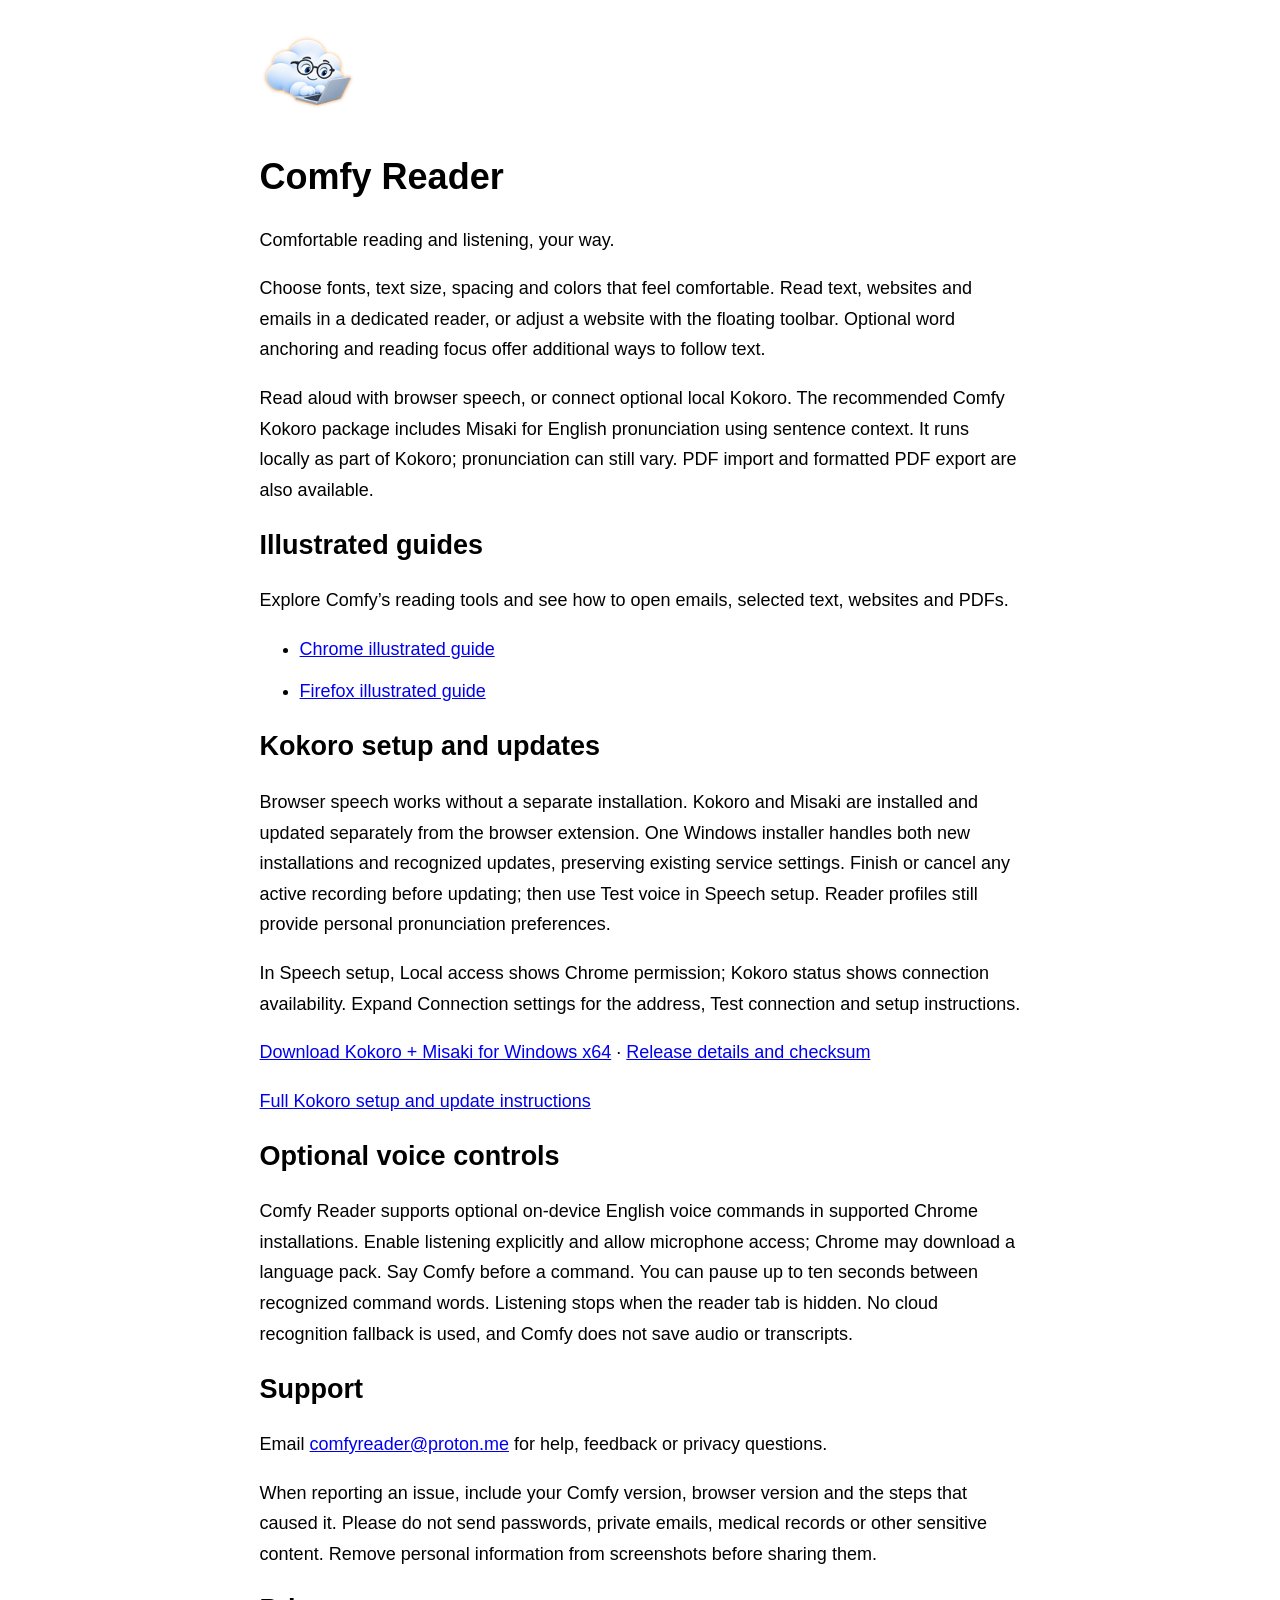
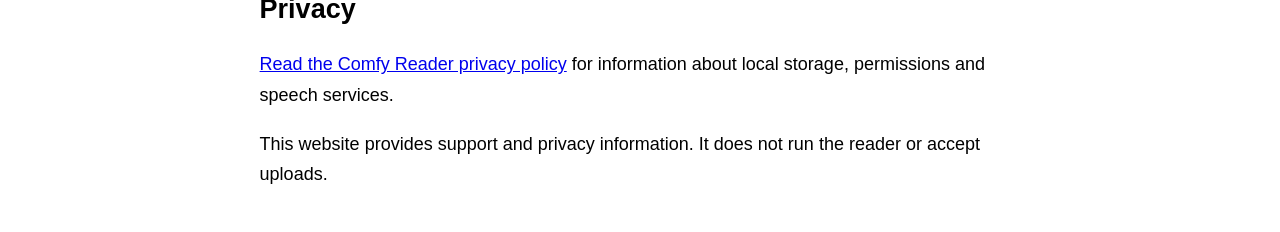
<file: index.html>
<!doctype html>
<html lang="en">
<head>
  <meta charset="utf-8">
  <meta name="viewport" content="width=device-width, initial-scale=1">
  <meta name="description" content="Comfy Reader support and privacy information. Comfortable reading and listening, your way.">
  <title>Comfy Reader — Support and privacy</title>
  <link rel="icon" href="icon128.png">
  <link rel="stylesheet" href="privacy.css">
</head>
<body><main>
  <img src="icon128.png" width="96" height="96" alt="Comfy Reader cloud wearing glasses and reading a laptop">
  <h1>Comfy Reader</h1>
  <p>Comfortable reading and listening, your way.</p>
  <p>Choose fonts, text size, spacing and colors that feel comfortable. Read text, websites and emails in a dedicated reader, or adjust a website with the floating toolbar. Optional word anchoring and reading focus offer additional ways to follow text.</p>
  <p>Read aloud with browser speech, or connect optional local Kokoro. The recommended Comfy Kokoro package includes Misaki for English pronunciation using sentence context. It runs locally as part of Kokoro; pronunciation can still vary. PDF import and formatted PDF export are also available.</p>
  <h2>Illustrated guides</h2>
  <p>Explore Comfy’s reading tools and see how to open emails, selected text, websites and PDFs.</p>
  <ul><li><a href="guides/chrome/">Chrome illustrated guide</a></li><li><a href="guides/firefox/">Firefox illustrated guide</a></li></ul>
  <h2>Kokoro setup and updates</h2>
  <p>Browser speech works without a separate installation. Kokoro and Misaki are installed and updated separately from the browser extension. One Windows installer handles both new installations and recognized updates, preserving existing service settings. Finish or cancel any active recording before updating; then use Test voice in Speech setup. Reader profiles still provide personal pronunciation preferences.</p>
  <p>In Speech setup, Local access shows Chrome permission; Kokoro status shows connection availability. Expand Connection settings for the address, Test connection and setup instructions.</p>
  <p><a href="https://github.com/comfyreader/comfyreader.github.io/releases/download/kokoro-2026.11.04/Comfy-Kokoro-Setup.zip">Download Kokoro + Misaki for Windows x64</a> · <a href="https://github.com/comfyreader/comfyreader.github.io/releases/tag/kokoro-2026.11.04">Release details and checksum</a></p>
  <p><a href="kokoro-setup.txt">Full Kokoro setup and update instructions</a></p>
  <h2>Optional voice controls</h2>
  <p>Comfy Reader supports optional on-device English voice commands in supported Chrome installations. Enable listening explicitly and allow microphone access; Chrome may download a language pack. Say Comfy before a command. You can pause up to ten seconds between recognized command words. Listening stops when the reader tab is hidden. No cloud recognition fallback is used, and Comfy does not save audio or transcripts.</p>
  <h2>Support</h2>
  <p>Email <a href="mailto:comfyreader@proton.me">comfyreader@proton.me</a> for help, feedback or privacy questions.</p>
  <p>When reporting an issue, include your Comfy version, browser version and the steps that caused it. Please do not send passwords, private emails, medical records or other sensitive content. Remove personal information from screenshots before sharing them.</p>
  <h2>Privacy</h2>
  <p><a href="privacy.html">Read the Comfy Reader privacy policy</a> for information about local storage, permissions and speech services.</p>
  <p>This website provides support and privacy information. It does not run the reader or accept uploads.</p>
</main></body>
</html>
</file>
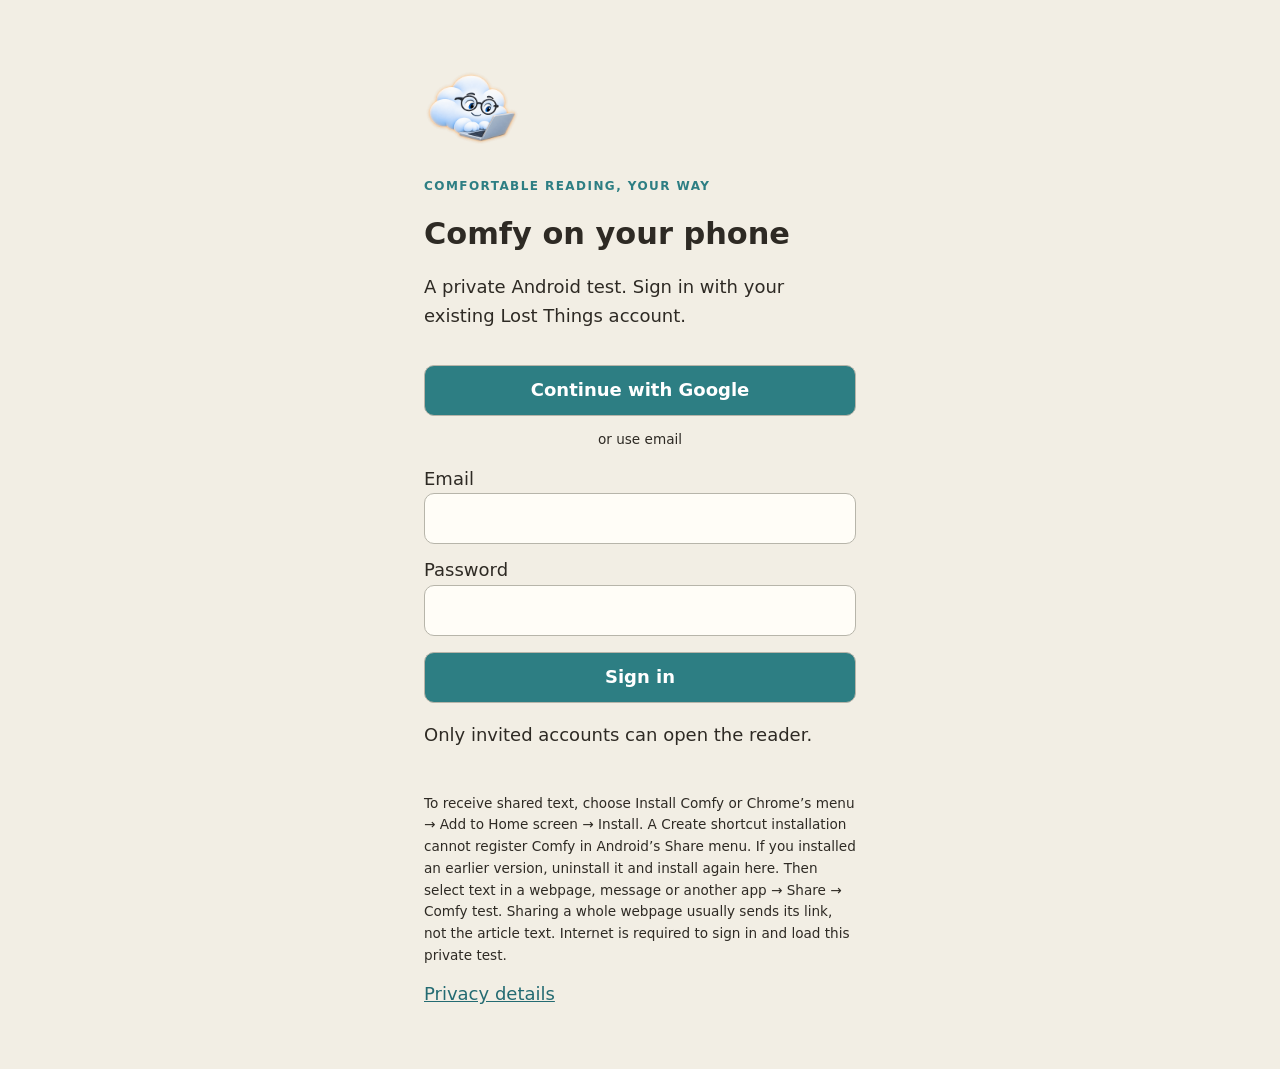
<file: mobile-test/index.html>
<!doctype html><html lang="en"><head><meta charset="utf-8"><meta name="viewport" content="width=device-width,initial-scale=1,viewport-fit=cover"><meta name="robots" content="noindex,nofollow"><meta name="theme-color" content="#2d7e83"><meta name="referrer" content="no-referrer"><meta http-equiv="Content-Security-Policy" content="default-src 'self'; script-src 'self' blob:; style-src 'self' blob: 'unsafe-inline'; img-src 'self' data: blob:; font-src data: blob:; connect-src 'self' https://chkdwfcmskkfxqmzgqwf.supabase.co; worker-src 'self' blob:; frame-src 'self' blob:; media-src blob: data:; object-src 'none'; base-uri 'self'; form-action 'self'"><title>Comfy · Private phone test</title><link rel="manifest" href="manifest.webmanifest"><link rel="icon" href="icon.svg"><link rel="stylesheet" href="shell.css"><script src="config.js" defer></script><script src="share-store.js?v=0.1.8" defer></script><script src="mobile.js?v=0.1.8" defer></script></head><body><main id="login"><img class="logo" src="icon.svg" alt="Comfy cloud reading a laptop"><p class="eyebrow">COMFORTABLE READING, YOUR WAY</p><h1>Comfy on your phone</h1><p>A private Android test. Sign in with your existing Lost Things account.</p><button id="google" type="button">Continue with Google</button><p class="or">or use email</p><form id="emailForm"><label for="email">Email</label><input id="email" type="email" autocomplete="username" required><label for="password">Password</label><input id="password" type="password" autocomplete="current-password" required><button type="submit">Sign in</button></form><p id="status" role="status" aria-live="polite">Only invited accounts can open the reader.</p><button id="install" class="quiet" type="button" hidden>Install Comfy</button><p class="small">To receive shared text, choose Install Comfy or Chrome’s menu → Add to Home screen → Install. A Create shortcut installation cannot register Comfy in Android’s Share menu. If you installed an earlier version, uninstall it and install again here. Then select text in a webpage, message or another app → Share → Comfy test. Sharing a whole webpage usually sends its link, not the article text. Internet is required to sign in and load this private test.</p><a href="https://comfyreader.github.io/privacy.html" target="_blank" rel="noopener">Privacy details</a></main><header id="sessionBar" hidden><span>Comfy · Android test 0.1.8</span><div><button id="installReader" class="quiet" type="button" hidden>Install</button><button id="signOut" class="quiet" type="button">Sign out</button></div></header><iframe id="reader" title="Comfy comfortable reading view" allow="autoplay" hidden></iframe></body></html>
</file>
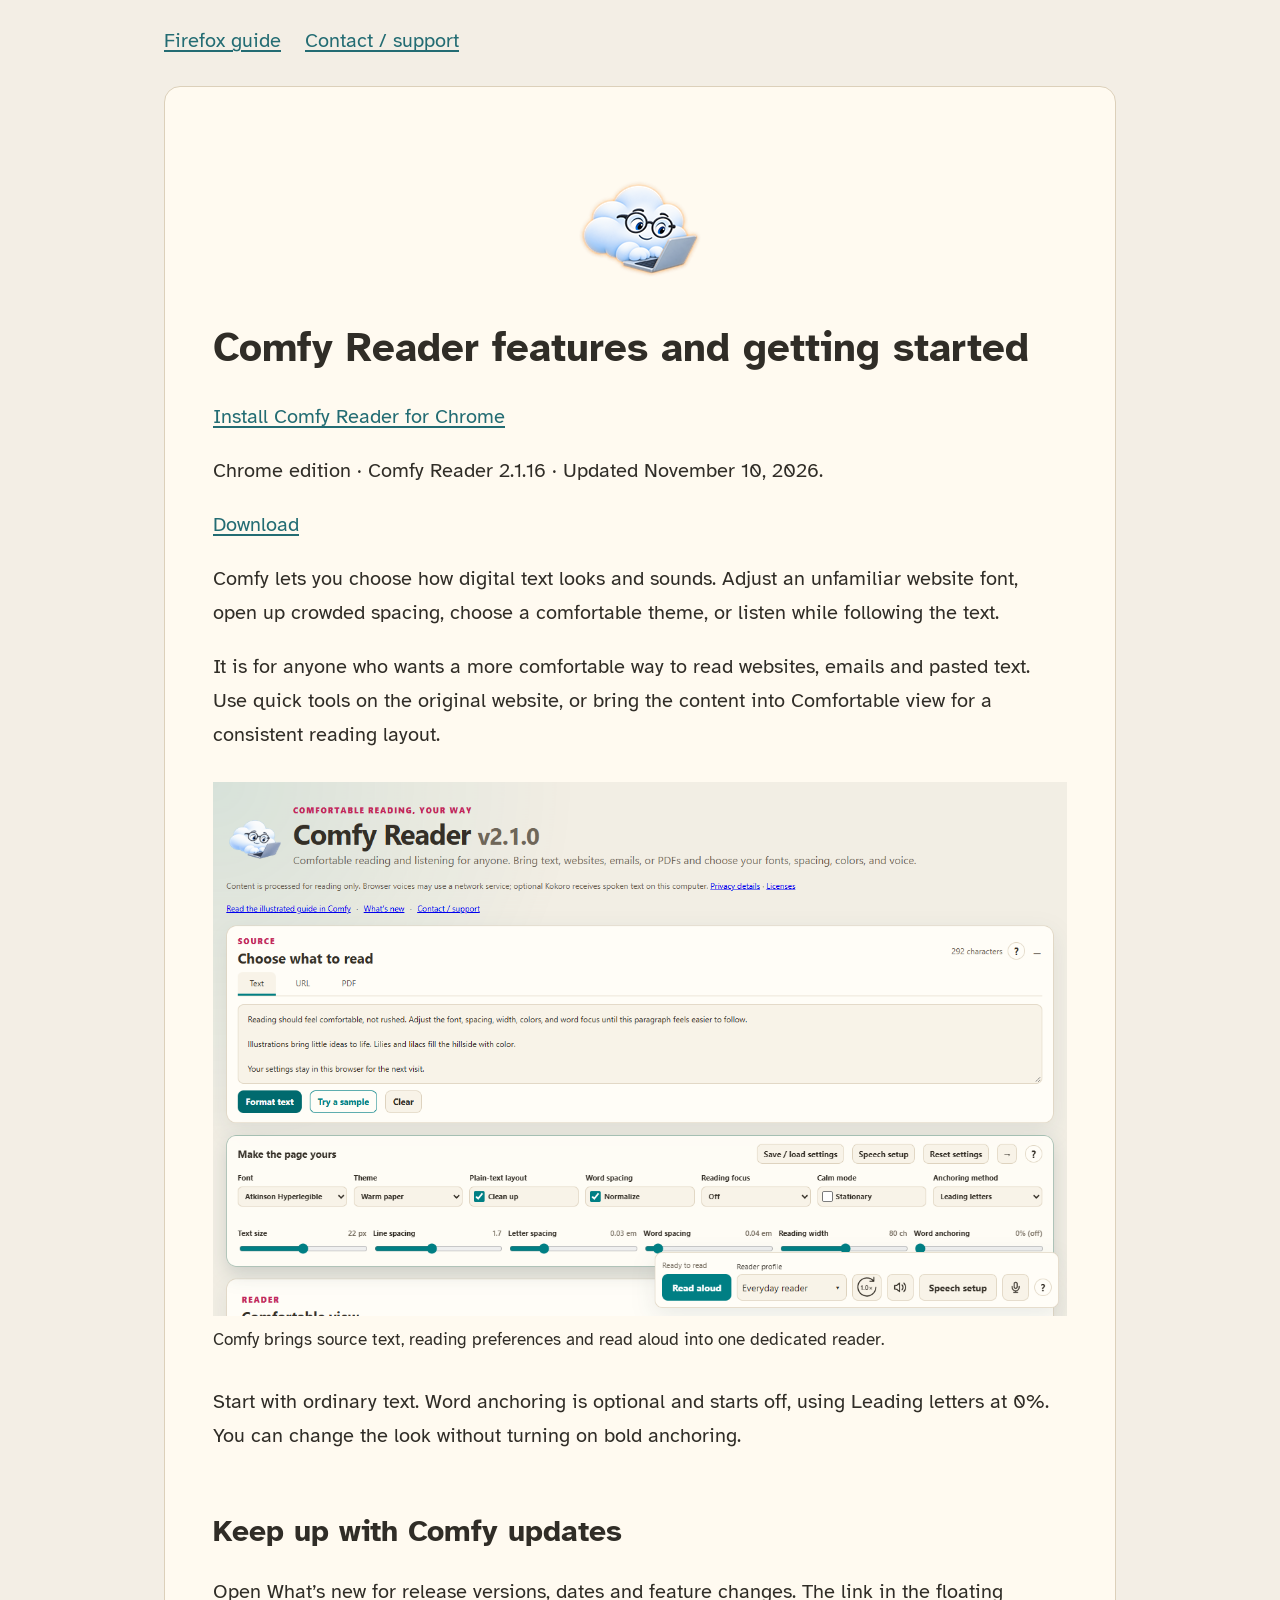
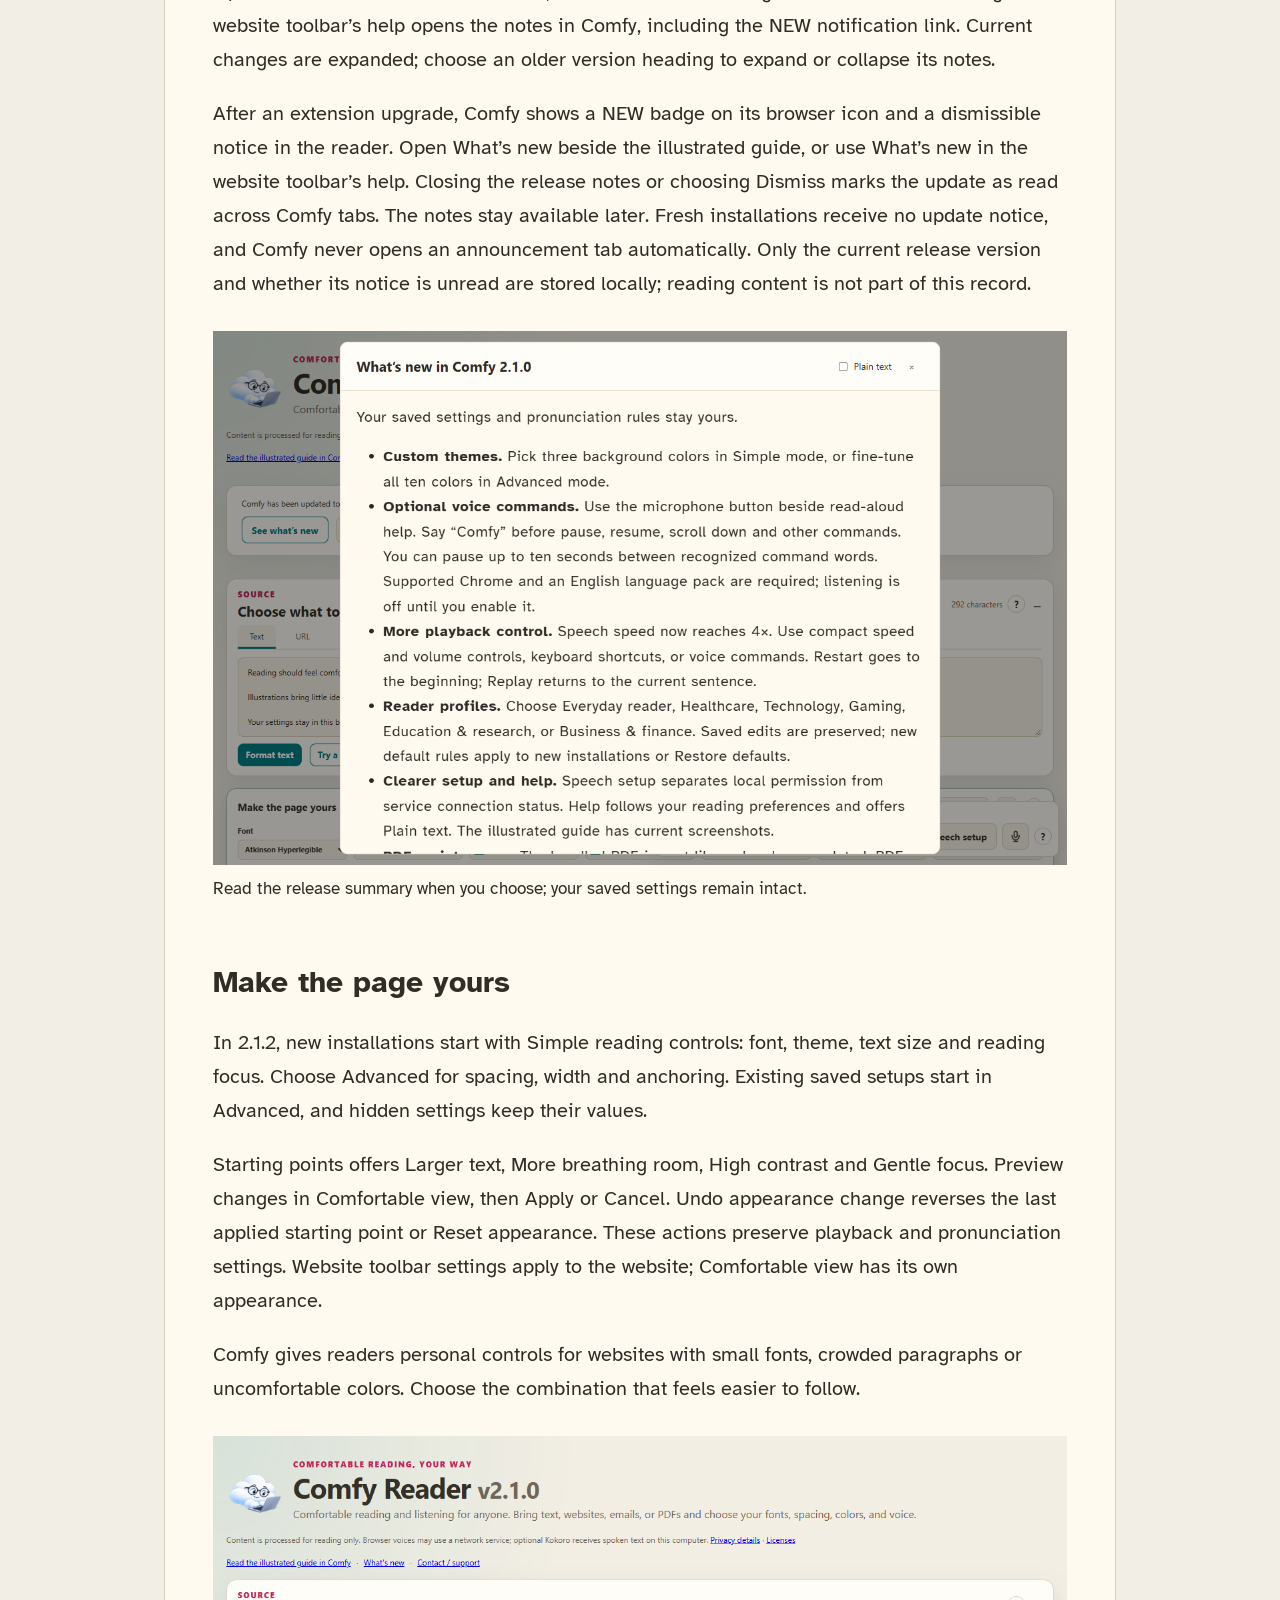
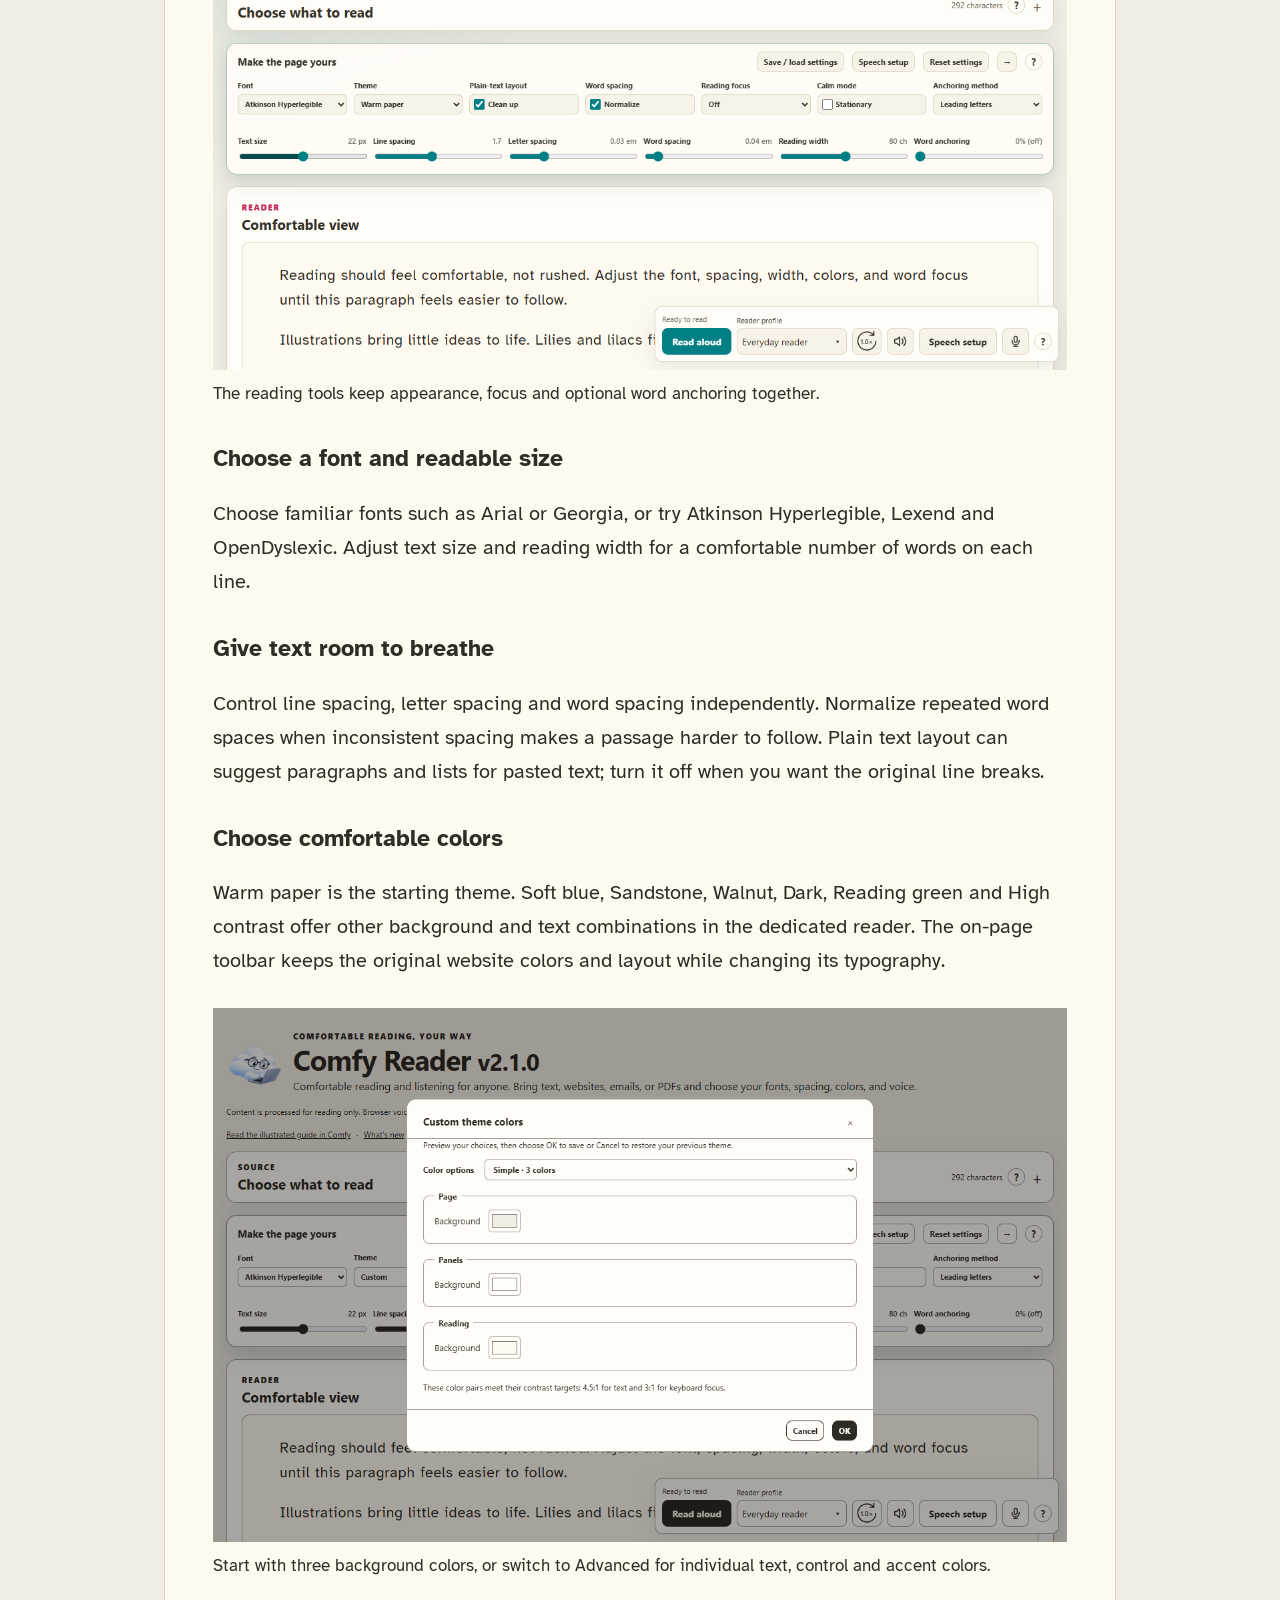
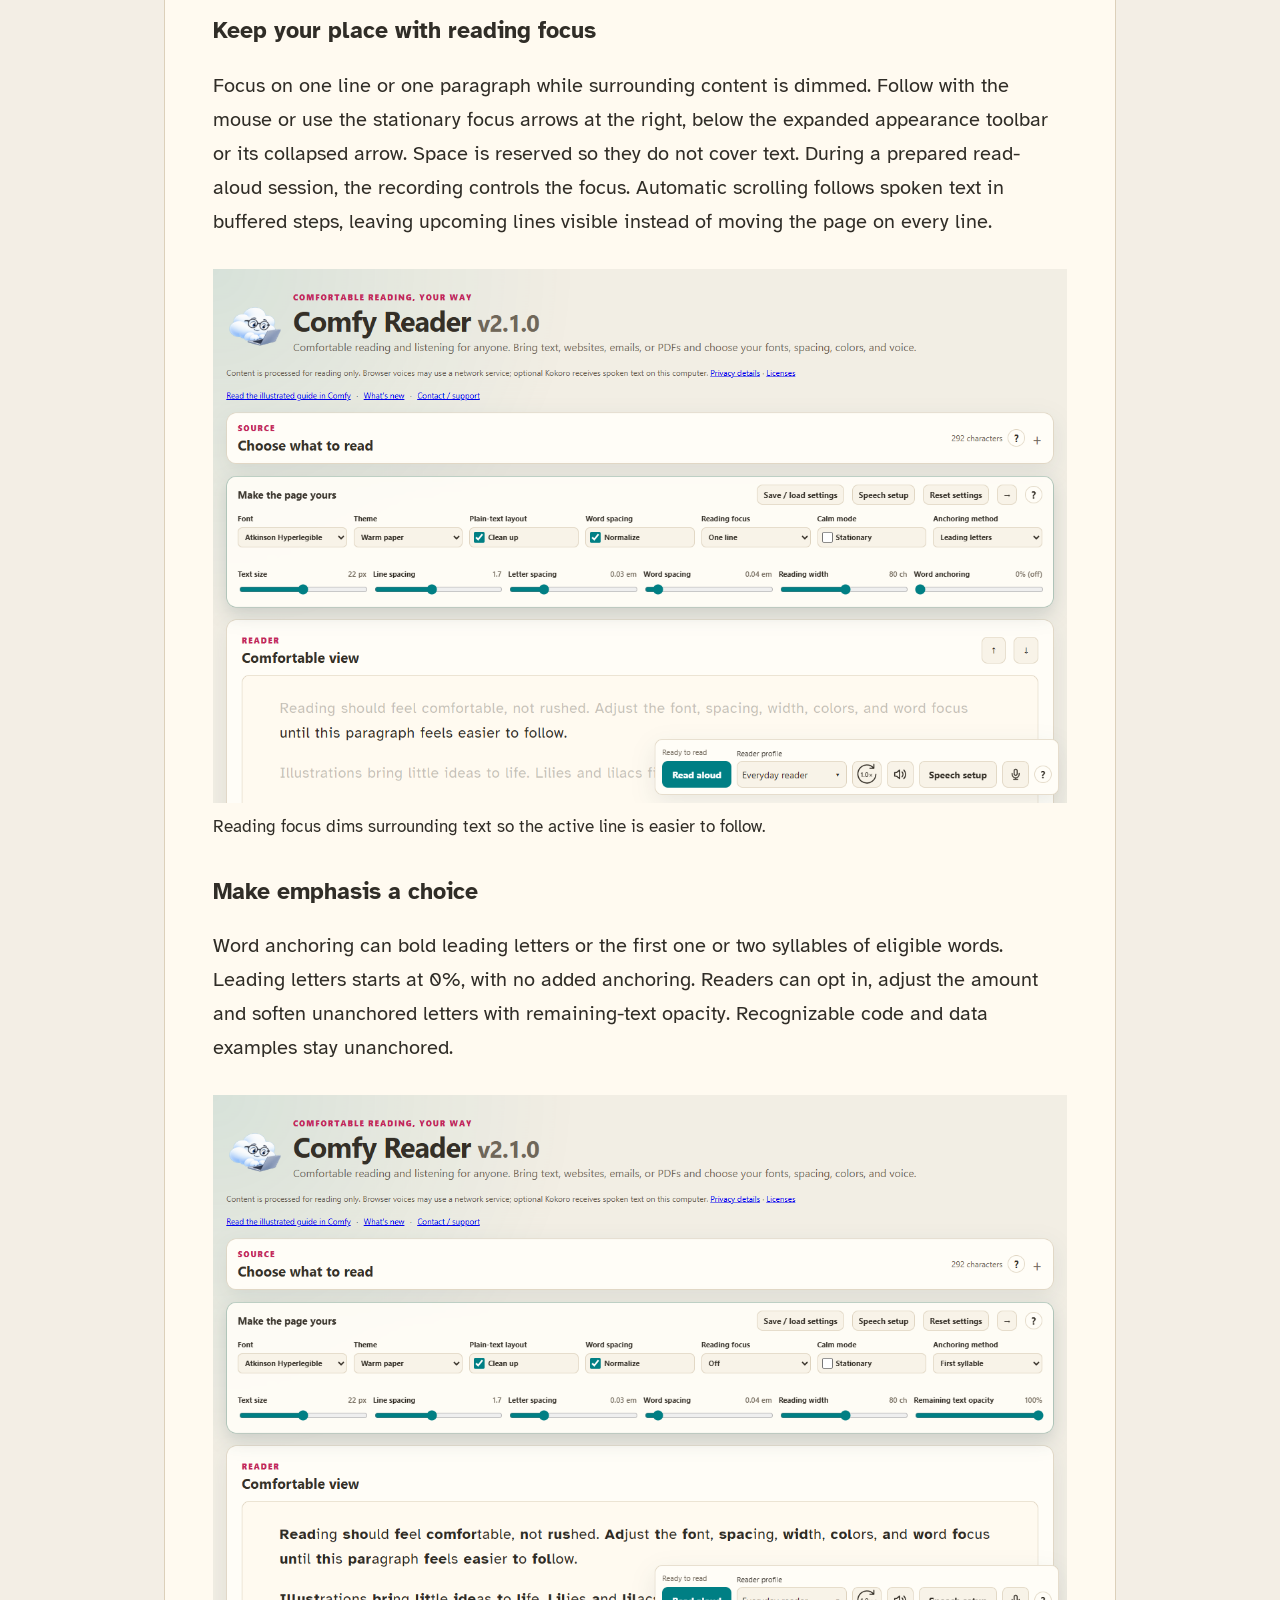
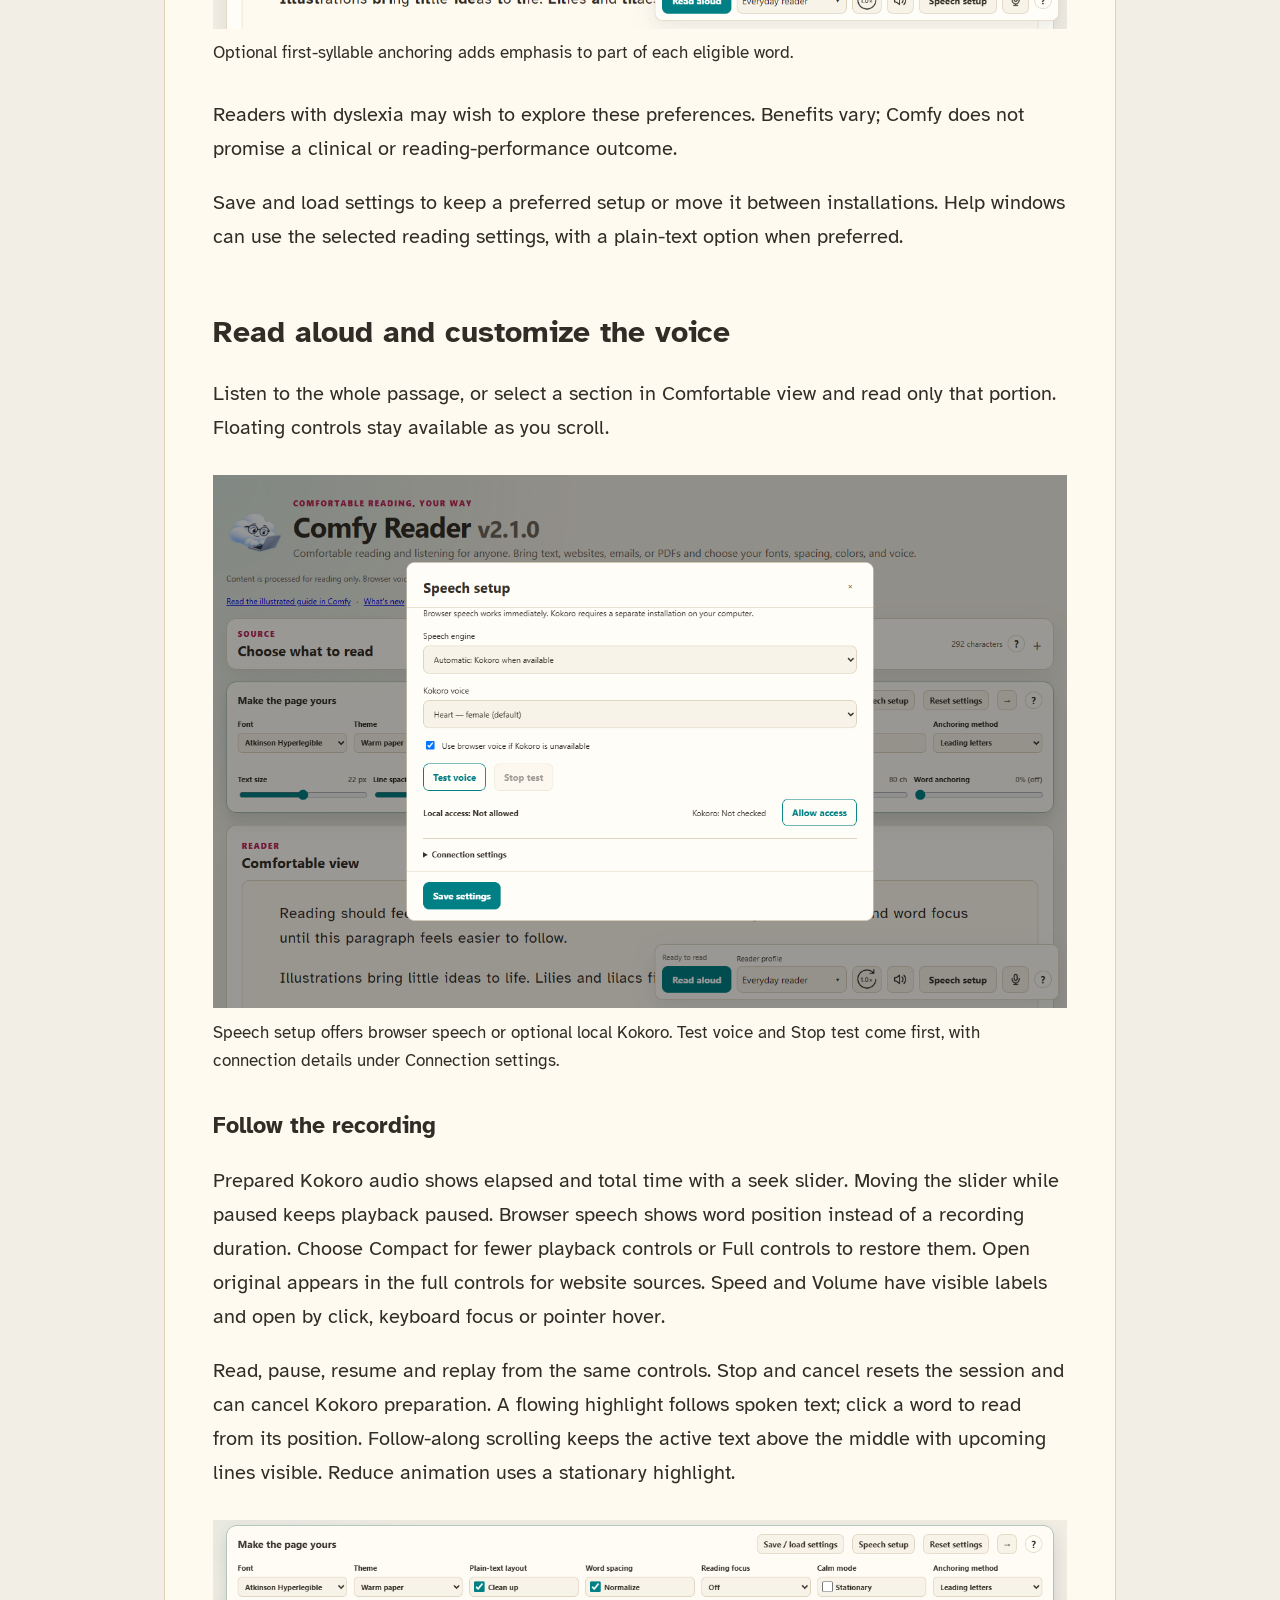
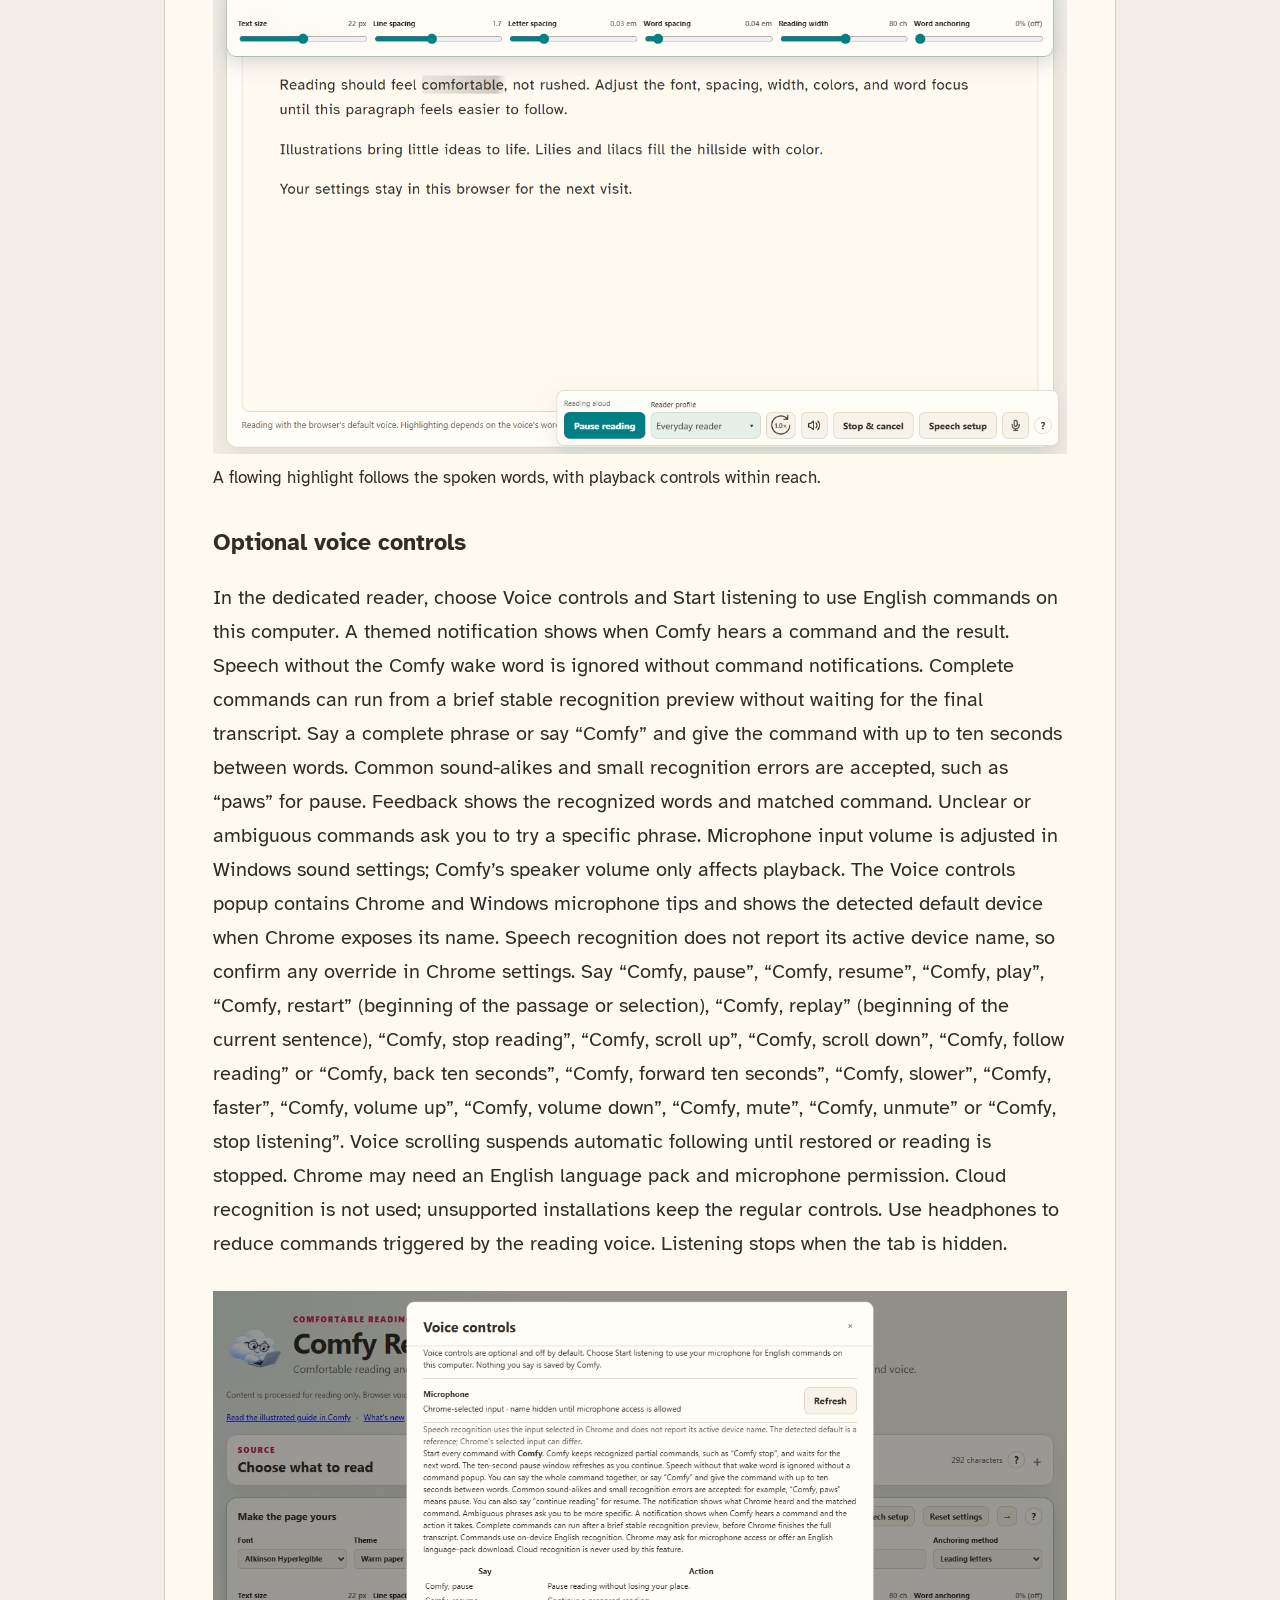
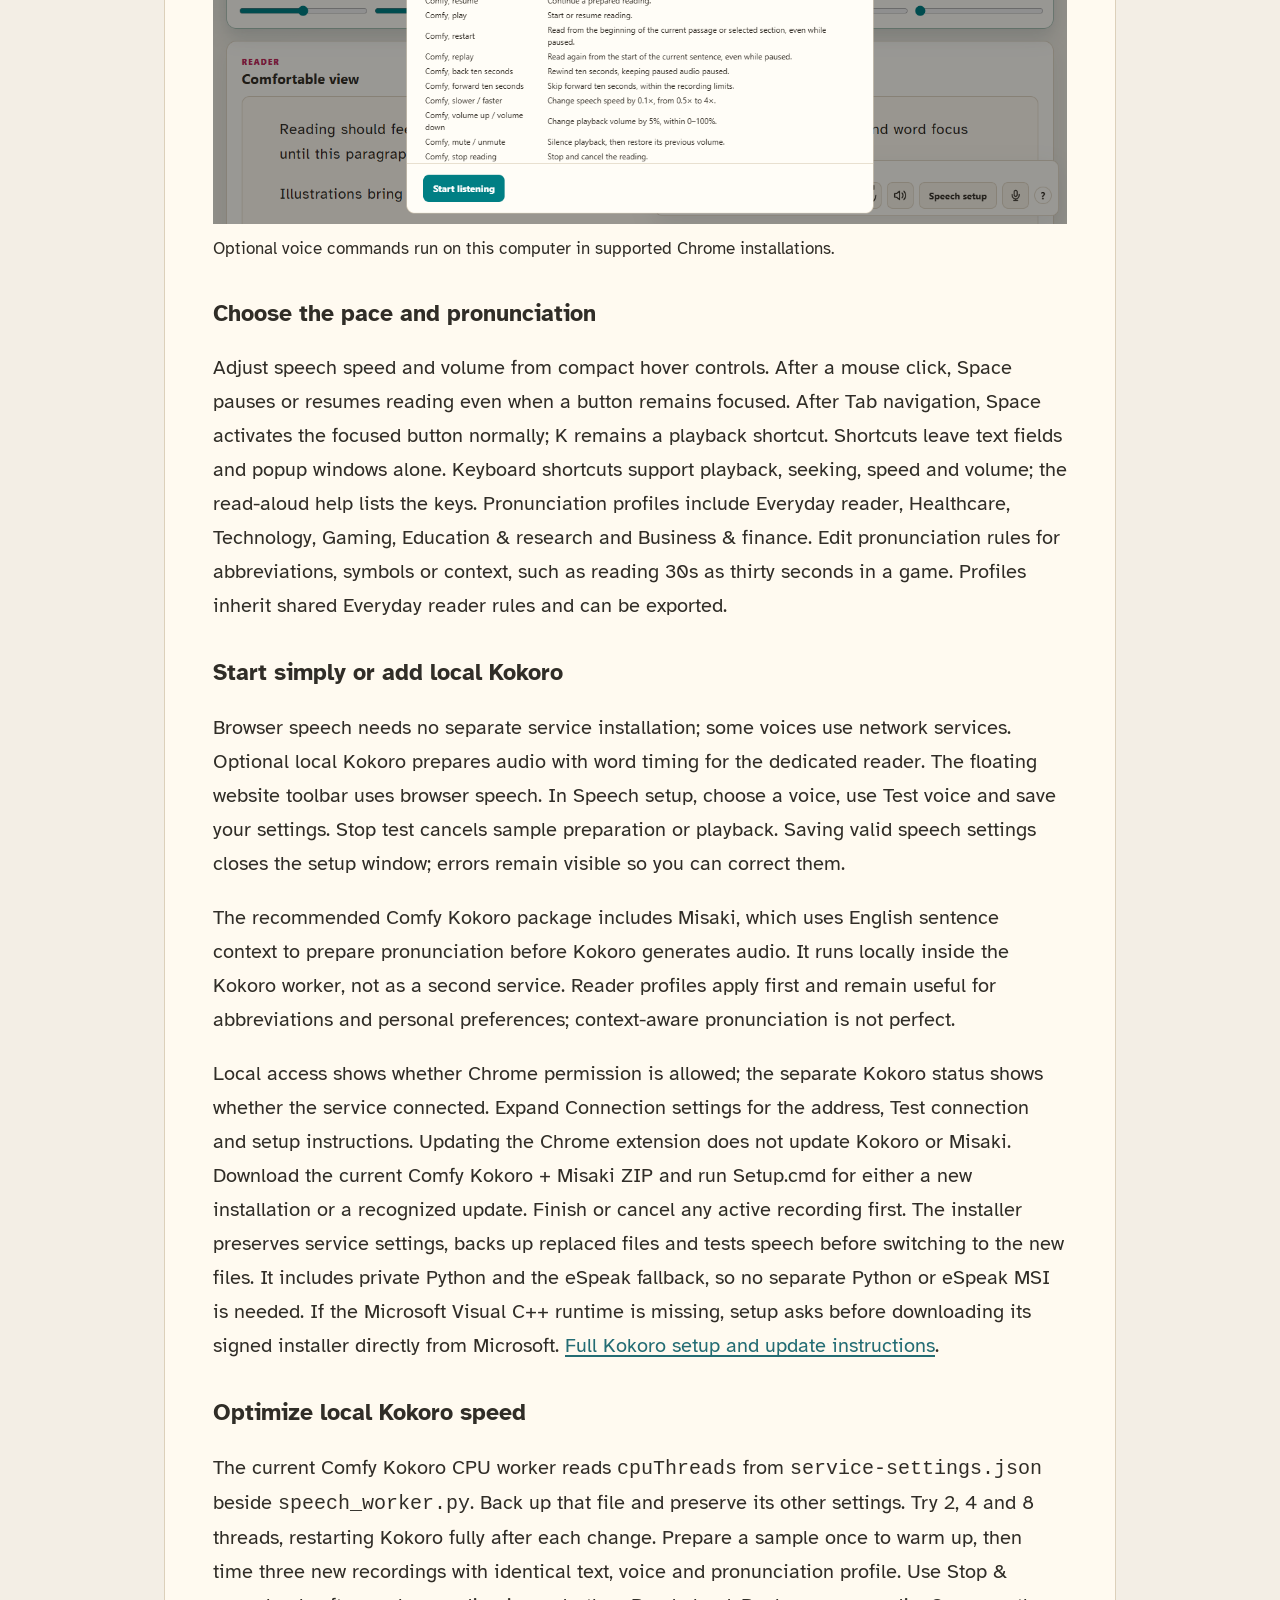
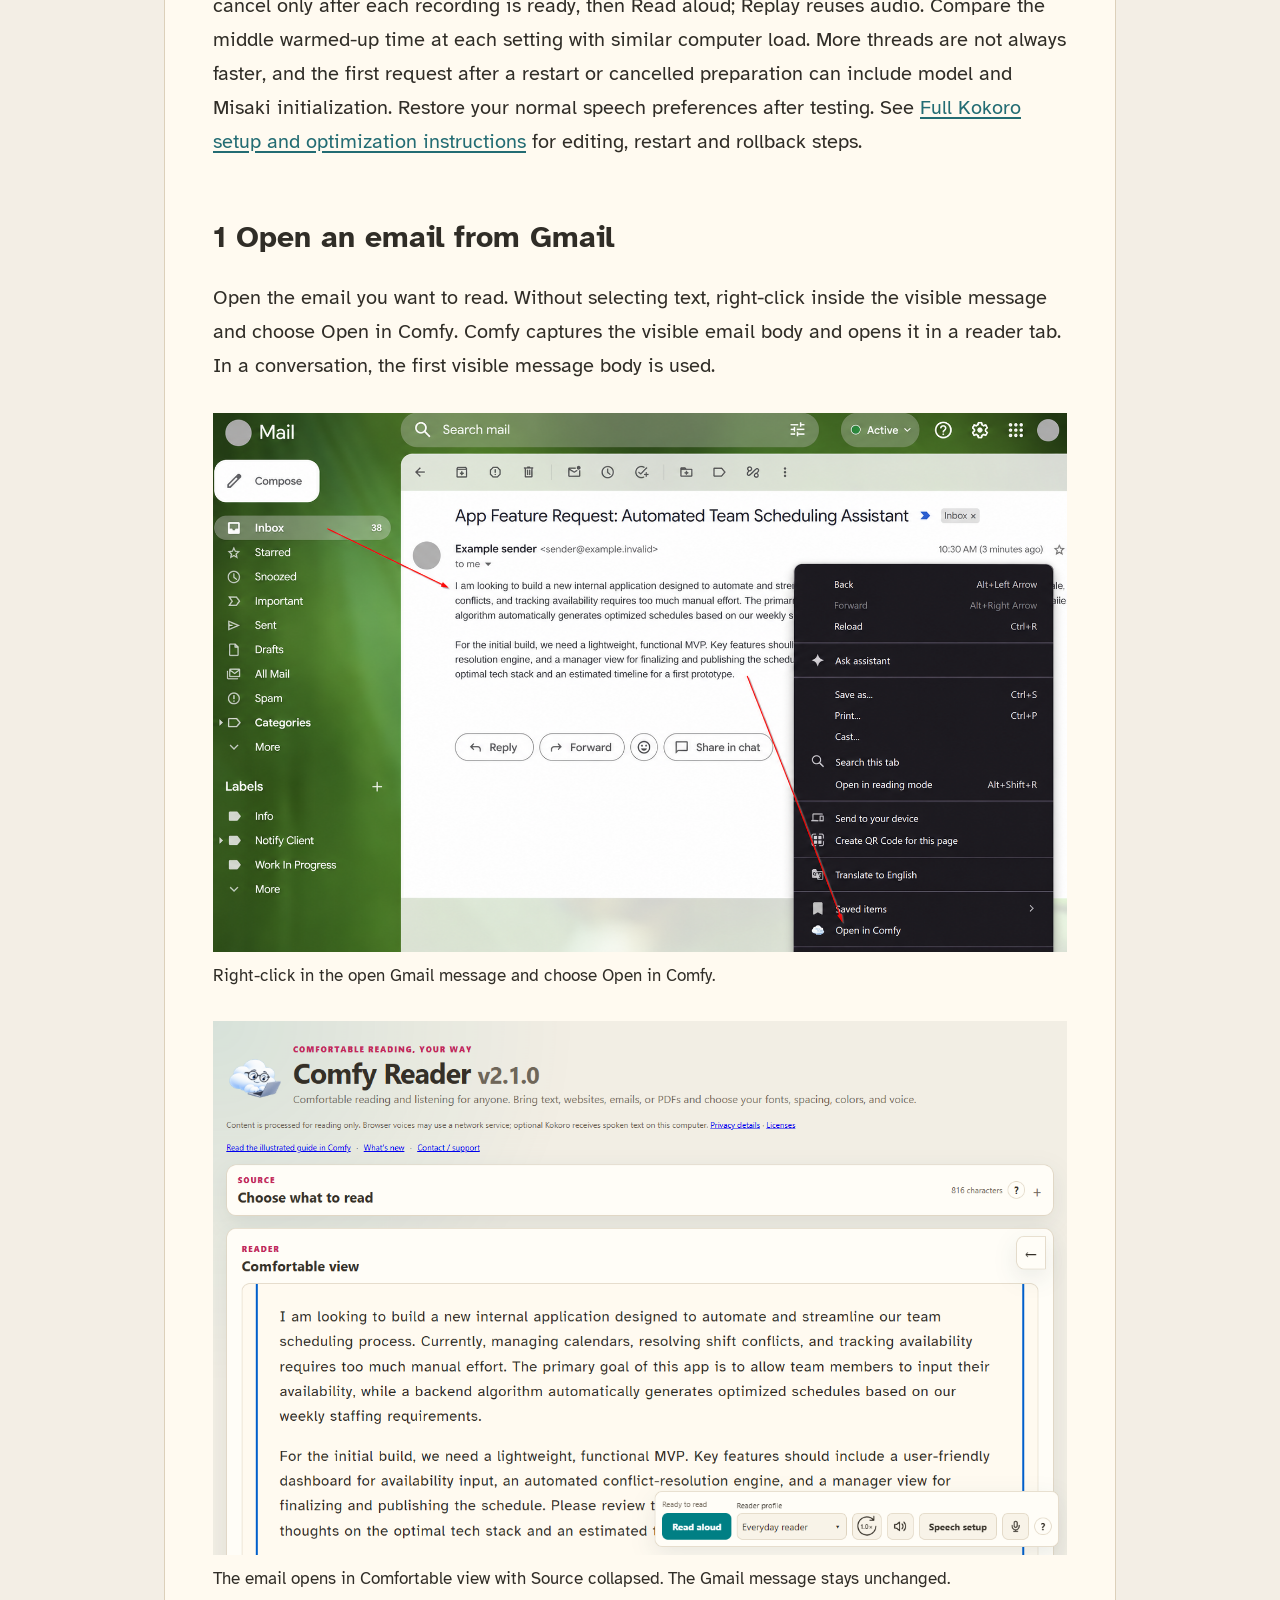
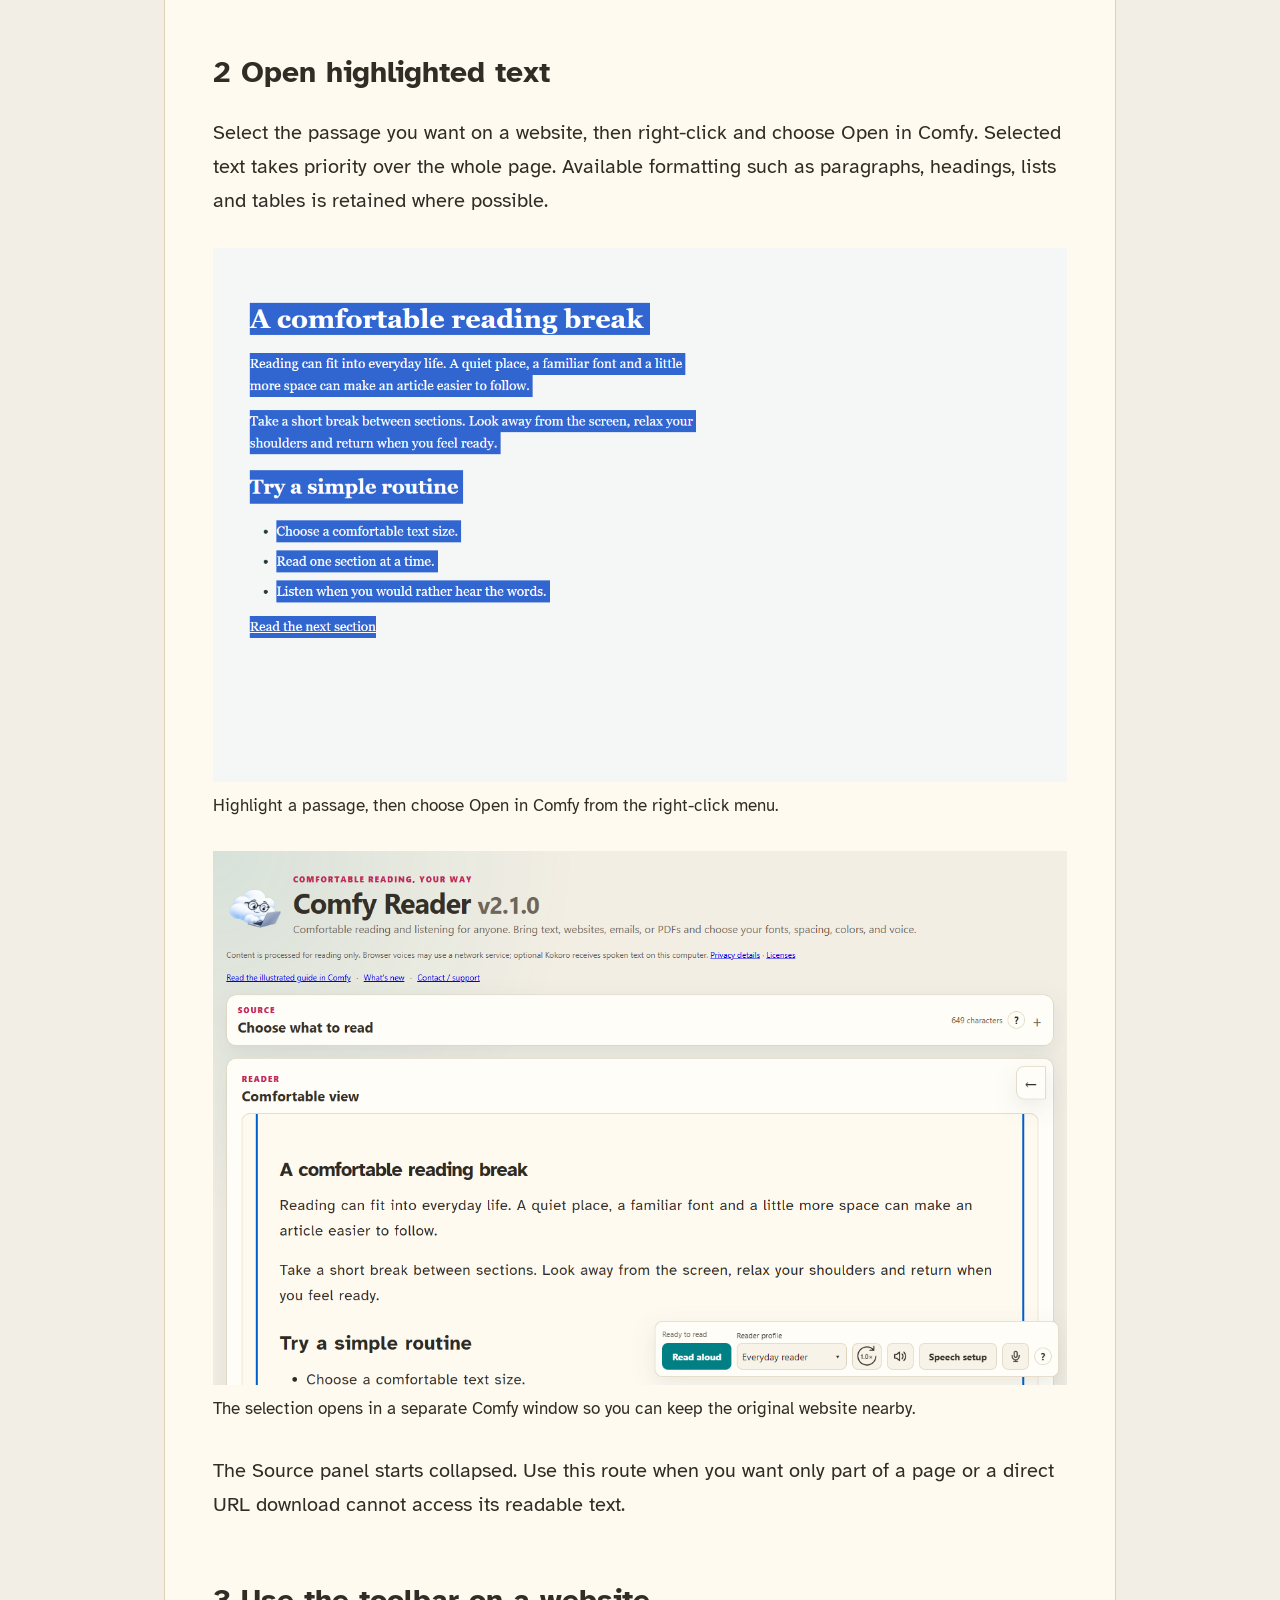
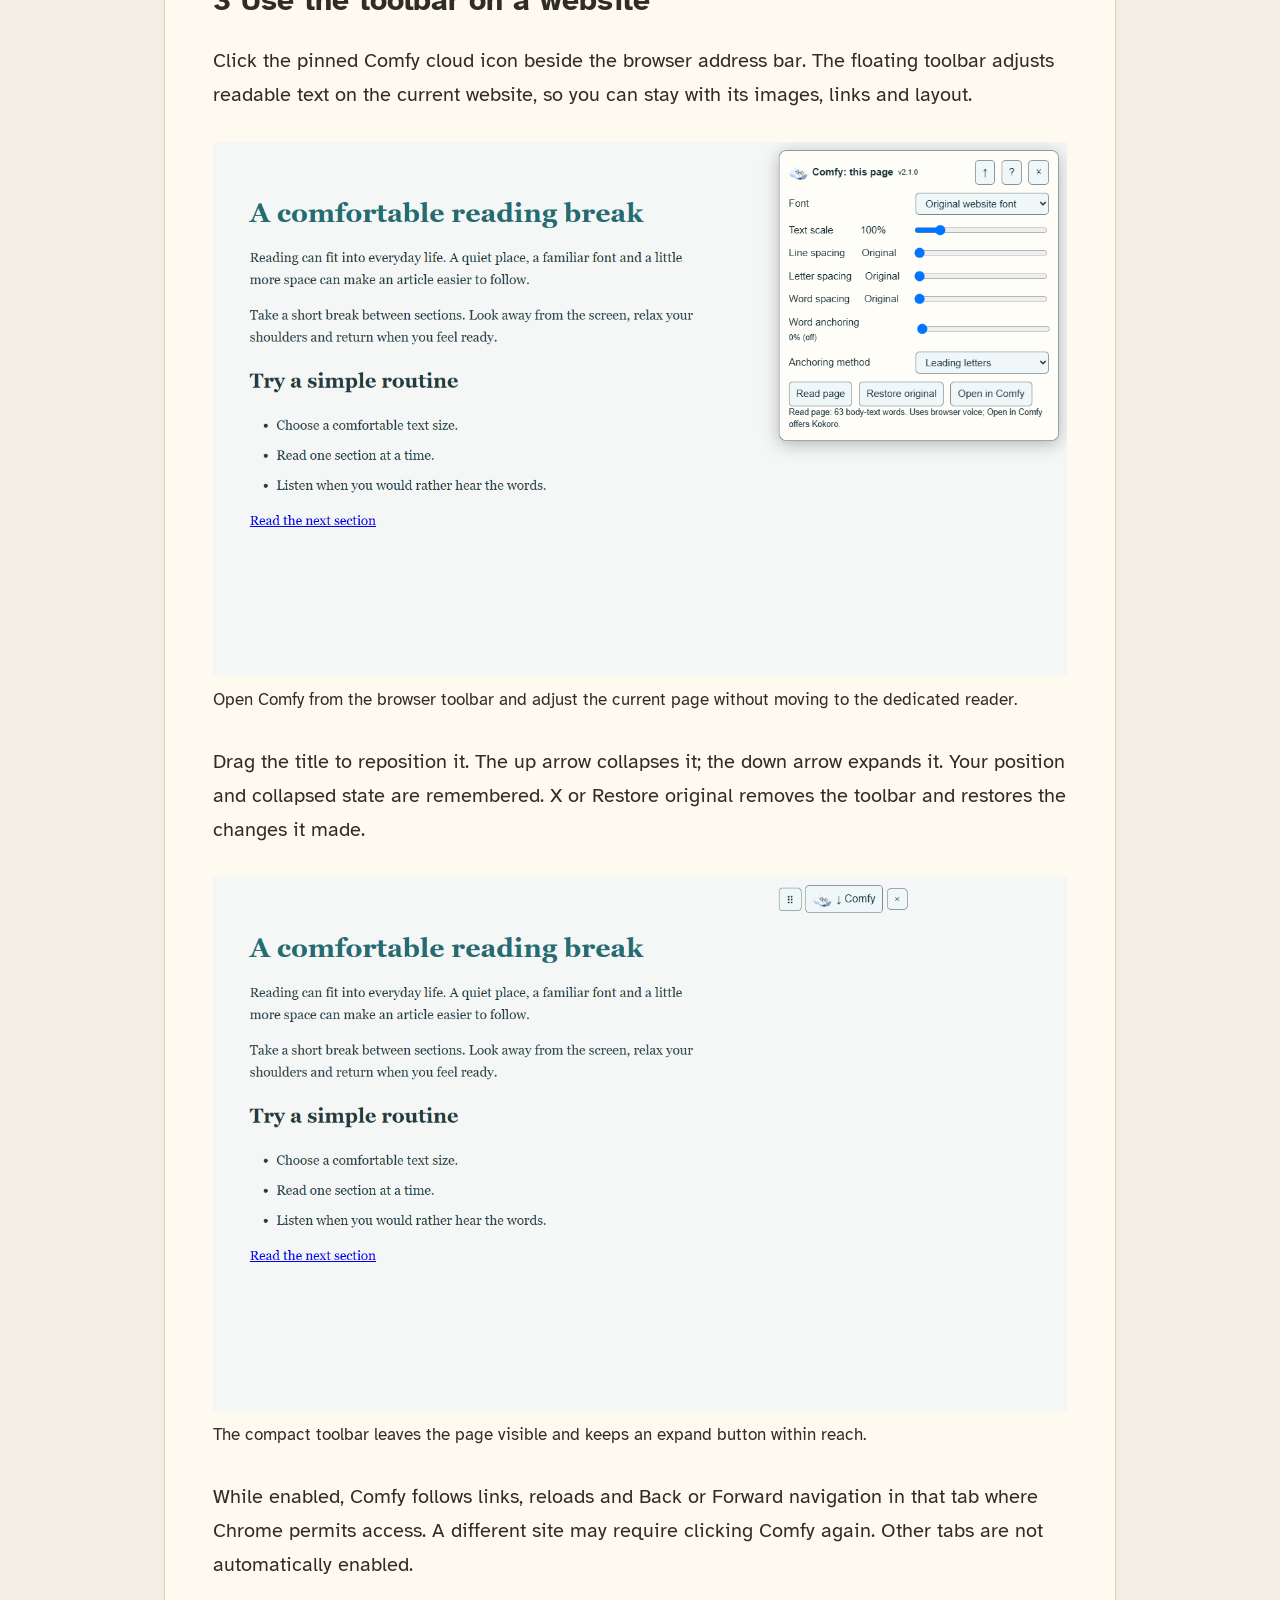
<file: guides/chrome/index.html>
<!doctype html>
<html lang="en">
<head>
  <meta charset="utf-8">
  <meta name="viewport" content="width=device-width, initial-scale=1">
  <title>Comfy Reader features and getting started</title>
  <link rel="icon" href="icon32.png">
  <link rel="stylesheet" href="fonts.css">
  <link rel="stylesheet" href="guide.css">
</head>
<body>
  <nav aria-label="Guide formats"><a href="../firefox/">Firefox guide</a><a href="https://comfyreader.github.io/">Contact / support</a></nav>
  <main id="comfyGuide">
<figure><img src="docs/guide-images/image1.png" width="128" alt="Comfy Reader cloud mascot using a laptop" loading="lazy" decoding="async">
</figure>
<h1>Comfy Reader features and getting started</h1>
<p><a href="https://chromewebstore.google.com/detail/comfy-reader/mbmakiakgmimkgbfdpnipdecflaljmcp" target="_blank" rel="noopener noreferrer">Install Comfy Reader for Chrome</a></p>
<p>Chrome edition · Comfy Reader 2.1.16 · Updated November 10, 2026.</p>
<p><a href="docs/comfy-reader-guide.docx" download="Comfy Reader Features and Getting Started.docx">Download</a></p>
<p>Comfy lets you choose how digital text looks and sounds. Adjust an unfamiliar website font, open up crowded spacing, choose a comfortable theme, or listen while following the text.</p>
<p>It is for anyone who wants a more comfortable way to read websites, emails and pasted text. Use quick tools on the original website, or bring the content into Comfortable view for a consistent reading layout.</p>
<figure><img src="docs/guide-images/image2.png" width="1741" alt="Comfy brings source text, reading preferences and read aloud into one dedicated reader." loading="lazy" decoding="async">
<figcaption>Comfy brings source text, reading preferences and read aloud into one dedicated reader.</figcaption></figure>
<p>Start with ordinary text. Word anchoring is optional and starts off, using Leading letters at 0%. You can change the look without turning on bold anchoring.</p>
<h2>Keep up with Comfy updates</h2><p>Open What’s new for release versions, dates and feature changes. The link in the floating website toolbar’s help opens the notes in Comfy, including the NEW notification link. Current changes are expanded; choose an older version heading to expand or collapse its notes.</p>
<p>After an extension upgrade, Comfy shows a NEW badge on its browser icon and a dismissible notice in the reader. Open What’s new beside the illustrated guide, or use What’s new in the website toolbar’s help. Closing the release notes or choosing Dismiss marks the update as read across Comfy tabs. The notes stay available later. Fresh installations receive no update notice, and Comfy never opens an announcement tab automatically. Only the current release version and whether its notice is unread are stored locally; reading content is not part of this record.</p>
<figure><img src="docs/guide-images/release-notice.png" width="1280" alt="Comfy release notes with new features, a Plain text choice and a Close button."><figcaption>Read the release summary when you choose; your saved settings remain intact.</figcaption></figure>
<h2>Make the page yours</h2><p>In 2.1.2, new installations start with Simple reading controls: font, theme, text size and reading focus. Choose Advanced for spacing, width and anchoring. Existing saved setups start in Advanced, and hidden settings keep their values.</p><p>Starting points offers Larger text, More breathing room, High contrast and Gentle focus. Preview changes in Comfortable view, then Apply or Cancel. Undo appearance change reverses the last applied starting point or Reset appearance. These actions preserve playback and pronunciation settings. Website toolbar settings apply to the website; Comfortable view has its own appearance.</p>
<p>Comfy gives readers personal controls for websites with small fonts, crowded paragraphs or uncomfortable colors. Choose the combination that feels easier to follow.</p>
<figure><img src="docs/guide-images/image3.png" width="1710" alt="The reading tools keep appearance, focus and optional word anchoring together." loading="lazy" decoding="async">
<figcaption>The reading tools keep appearance, focus and optional word anchoring together.</figcaption></figure>
<h3>Choose a font and readable size</h3>
<p>Choose familiar fonts such as Arial or Georgia, or try Atkinson Hyperlegible, Lexend and OpenDyslexic. Adjust text size and reading width for a comfortable number of words on each line.</p>
<h3>Give text room to breathe</h3>
<p>Control line spacing, letter spacing and word spacing independently. Normalize repeated word spaces when inconsistent spacing makes a passage harder to follow. Plain text layout can suggest paragraphs and lists for pasted text; turn it off when you want the original line breaks.</p>
<h3>Choose comfortable colors</h3>
<p>Warm paper is the starting theme. Soft blue, Sandstone, Walnut, Dark, Reading green and High contrast offer other background and text combinations in the dedicated reader. The on-page toolbar keeps the original website colors and layout while changing its typography.</p>
<figure><img src="docs/guide-images/custom-theme.png" width="1280" alt="Simple custom theme editor with three background colors."><figcaption>Start with three background colors, or switch to Advanced for individual text, control and accent colors.</figcaption></figure>
<h3>Keep your place with reading focus</h3>
<p>Focus on one line or one paragraph while surrounding content is dimmed. Follow with the mouse or use the stationary focus arrows at the right, below the expanded appearance toolbar or its collapsed arrow. Space is reserved so they do not cover text. During a prepared read-aloud session, the recording controls the focus. Automatic scrolling follows spoken text in buffered steps, leaving upcoming lines visible instead of moving the page on every line.</p>
<figure><img src="docs/guide-images/image12.png" width="1731" alt="One-line reading focus shown with the Reading focus setting and the active line." loading="lazy" decoding="async">
<figcaption>Reading focus dims surrounding text so the active line is easier to follow.</figcaption></figure>
<h3>Make emphasis a choice</h3>
<p>Word anchoring can bold leading letters or the first one or two syllables of eligible words. Leading letters starts at 0%, with no added anchoring. Readers can opt in, adjust the amount and soften unanchored letters with remaining-text opacity. Recognizable code and data examples stay unanchored.</p>
<figure><img src="docs/guide-images/image13.png" width="1717" alt="First-syllable anchoring setting and a passage with bold syllable emphasis." loading="lazy" decoding="async">
<figcaption>Optional first-syllable anchoring adds emphasis to part of each eligible word.</figcaption></figure>
<p>Readers with dyslexia may wish to explore these preferences. Benefits vary; Comfy does not promise a clinical or reading-performance outcome.</p>
<p>Save and load settings to keep a preferred setup or move it between installations. Help windows can use the selected reading settings, with a plain-text option when preferred.</p>
<h2>Read aloud and customize the voice</h2>
<p>Listen to the whole passage, or select a section in Comfortable view and read only that portion. Floating controls stay available as you scroll.</p>
<figure><img src="docs/guide-images/image4.png" width="1503" alt="Speech setup offers browser speech or optional local Kokoro, plus connection and voice tests." loading="lazy" decoding="async">
<figcaption>Speech setup offers browser speech or optional local Kokoro. Test voice and Stop test come first, with connection details under Connection settings.</figcaption></figure>
<h3>Follow the recording</h3><p>Prepared Kokoro audio shows elapsed and total time with a seek slider. Moving the slider while paused keeps playback paused. Browser speech shows word position instead of a recording duration. Choose Compact for fewer playback controls or Full controls to restore them. Open original appears in the full controls for website sources. Speed and Volume have visible labels and open by click, keyboard focus or pointer hover.</p>
<p>Read, pause, resume and replay from the same controls. Stop and cancel resets the session and can cancel Kokoro preparation. A flowing highlight follows spoken text; click a word to read from its position. Follow-along scrolling keeps the active text above the middle with upcoming lines visible. Reduce animation uses a stationary highlight.</p>
<figure><img src="docs/guide-images/image14.png" width="1690" alt="Read-aloud word highlighting above the floating resume, speed, volume and cancel controls." loading="lazy" decoding="async">
<figcaption>A flowing highlight follows the spoken words, with playback controls within reach.</figcaption></figure>
<h3>Optional voice controls</h3>
<p>In the dedicated reader, choose Voice controls and Start listening to use English commands on this computer. A themed notification shows when Comfy hears a command and the result. Speech without the Comfy wake word is ignored without command notifications. Complete commands can run from a brief stable recognition preview without waiting for the final transcript. Say a complete phrase or say “Comfy” and give the command with up to ten seconds between words. Common sound-alikes and small recognition errors are accepted, such as “paws” for pause. Feedback shows the recognized words and matched command. Unclear or ambiguous commands ask you to try a specific phrase. Microphone input volume is adjusted in Windows sound settings; Comfy’s speaker volume only affects playback. The Voice controls popup contains Chrome and Windows microphone tips and shows the detected default device when Chrome exposes its name. Speech recognition does not report its active device name, so confirm any override in Chrome settings. Say “Comfy, pause”, “Comfy, resume”, “Comfy, play”, “Comfy, restart” (beginning of the passage or selection), “Comfy, replay” (beginning of the current sentence), “Comfy, stop reading”, “Comfy, scroll up”, “Comfy, scroll down”, “Comfy, follow reading” or “Comfy, back ten seconds”, “Comfy, forward ten seconds”, “Comfy, slower”, “Comfy, faster”, “Comfy, volume up”, “Comfy, volume down”, “Comfy, mute”, “Comfy, unmute” or “Comfy, stop listening”. Voice scrolling suspends automatic following until restored or reading is stopped. Chrome may need an English language pack and microphone permission. Cloud recognition is not used; unsupported installations keep the regular controls. Use headphones to reduce commands triggered by the reading voice. Listening stops when the tab is hidden.</p>
<figure><img src="docs/guide-images/voice-controls.png" width="1280" alt="Voice controls with command examples and microphone tips."><figcaption>Optional voice commands run on this computer in supported Chrome installations.</figcaption></figure>
<h3>Choose the pace and pronunciation</h3>
<p>Adjust speech speed and volume from compact hover controls. After a mouse click, Space pauses or resumes reading even when a button remains focused. After Tab navigation, Space activates the focused button normally; K remains a playback shortcut. Shortcuts leave text fields and popup windows alone. Keyboard shortcuts support playback, seeking, speed and volume; the read-aloud help lists the keys. Pronunciation profiles include Everyday reader, Healthcare, Technology, Gaming, Education &amp; research and Business &amp; finance. Edit pronunciation rules for abbreviations, symbols or context, such as reading 30s as thirty seconds in a game. Profiles inherit shared Everyday reader rules and can be exported.</p>
<h3>Start simply or add local Kokoro</h3>
<p>Browser speech needs no separate service installation; some voices use network services. Optional local Kokoro prepares audio with word timing for the dedicated reader. The floating website toolbar uses browser speech. In Speech setup, choose a voice, use Test voice and save your settings. Stop test cancels sample preparation or playback. Saving valid speech settings closes the setup window; errors remain visible so you can correct them.</p>
<p>The recommended Comfy Kokoro package includes Misaki, which uses English sentence context to prepare pronunciation before Kokoro generates audio. It runs locally inside the Kokoro worker, not as a second service. Reader profiles apply first and remain useful for abbreviations and personal preferences; context-aware pronunciation is not perfect.</p>
<p>Local access shows whether Chrome permission is allowed; the separate Kokoro status shows whether the service connected. Expand Connection settings for the address, Test connection and setup instructions. Updating the Chrome extension does not update Kokoro or Misaki. Download the current Comfy Kokoro + Misaki ZIP and run Setup.cmd for either a new installation or a recognized update. Finish or cancel any active recording first. The installer preserves service settings, backs up replaced files and tests speech before switching to the new files. It includes private Python and the eSpeak fallback, so no separate Python or eSpeak MSI is needed. If the Microsoft Visual C++ runtime is missing, setup asks before downloading its signed installer directly from Microsoft. <a href="docs/kokoro-setup.txt">Full Kokoro setup and update instructions</a>.</p>
<h3>Optimize local Kokoro speed</h3><p>The current Comfy Kokoro CPU worker reads <code>cpuThreads</code> from <code>service-settings.json</code> beside <code>speech_worker.py</code>. Back up that file and preserve its other settings. Try 2, 4 and 8 threads, restarting Kokoro fully after each change. Prepare a sample once to warm up, then time three new recordings with identical text, voice and pronunciation profile. Use Stop &amp; cancel only after each recording is ready, then Read aloud; Replay reuses audio. Compare the middle warmed-up time at each setting with similar computer load. More threads are not always faster, and the first request after a restart or cancelled preparation can include model and Misaki initialization. Restore your normal speech preferences after testing. See <a href="docs/kokoro-setup.txt">Full Kokoro setup and optimization instructions</a> for editing, restart and rollback steps.</p>
<h2>1 Open an email from Gmail</h2>
<p>Open the email you want to read. Without selecting text, right-click inside the visible message and choose Open in Comfy. Comfy captures the visible email body and opens it in a reader tab. In a conversation, the first visible message body is used.</p>
<figure><img src="docs/guide-images/image5.png" width="1578" alt="Right-click in the open Gmail message and choose Open in Comfy." loading="lazy" decoding="async">
<figcaption>Right-click in the open Gmail message and choose Open in Comfy.</figcaption></figure>
<figure><img src="docs/guide-images/image6.png" width="1702" alt="The email opens in Comfortable view with Source collapsed. The Gmail message stays unchanged." loading="lazy" decoding="async">
<figcaption>The email opens in Comfortable view with Source collapsed. The Gmail message stays unchanged.</figcaption></figure>
<h2>2 Open highlighted text</h2>
<p>Select the passage you want on a website, then right-click and choose Open in Comfy. Selected text takes priority over the whole page. Available formatting such as paragraphs, headings, lists and tables is retained where possible.</p>
<figure><img src="docs/guide-images/image7.png" width="1774" alt="Highlight a passage, then choose Open in Comfy from the right-click menu." loading="lazy" decoding="async">
<figcaption>Highlight a passage, then choose Open in Comfy from the right-click menu.</figcaption></figure>
<figure><img src="docs/guide-images/image8.png" width="1593" alt="The selection opens in a separate Comfy window so you can keep the original website nearby." loading="lazy" decoding="async">
<figcaption>The selection opens in a separate Comfy window so you can keep the original website nearby.</figcaption></figure>
<p>The Source panel starts collapsed. Use this route when you want only part of a page or a direct URL download cannot access its readable text.</p>
<h2>3 Use the toolbar on a website</h2>
<p>Click the pinned Comfy cloud icon beside the browser address bar. The floating toolbar adjusts readable text on the current website, so you can stay with its images, links and layout.</p>
<figure><img src="docs/guide-images/image9.png" width="1599" alt="Open Comfy from the browser toolbar and adjust the current page without moving to the dedicated reader." loading="lazy" decoding="async">
<figcaption>Open Comfy from the browser toolbar and adjust the current page without moving to the dedicated reader.</figcaption></figure>
<p>Drag the title to reposition it. The up arrow collapses it; the down arrow expands it. Your position and collapsed state are remembered. X or Restore original removes the toolbar and restores the changes it made.</p>
<figure><img src="docs/guide-images/image10.png" width="1280" alt="The compact toolbar leaves the page visible and keeps an expand button within reach." loading="lazy" decoding="async">
<figcaption>The compact toolbar leaves the page visible and keeps an expand button within reach.</figcaption></figure>
<p>While enabled, Comfy follows links, reloads and Back or Forward navigation in that tab where Chrome permits access. A different site may require clicking Comfy again. Other tabs are not automatically enabled.</p>
<h2>4 Read a website in Comfortable view</h2>
<p>For the dedicated reader, right-click a website without selecting text and choose Open in Comfy, or choose Open in Comfy on the floating toolbar. Comfy rebuilds the readable content already loaded in the browser, using your reader theme, font and spacing.</p>
<p>Follow a link inside Comfortable view to load and format its next page. The browser Back and Forward buttons move through the reader navigation. Use Open original to return to the website itself. A next-page download may need site access; if a login, script or security check blocks it, open that page in the browser and send it to Comfy again.</p>
<p>The rebuilt view can preserve headings, lists, tables and links. Images are omitted, although useful image descriptions and captions may be included. Expand hidden sections or load additional content on the original page before sending it; protected pages and embedded content may have limits.</p>
<h2>5 Paste text into the Comfy page</h2>
<p>Open the dedicated reader through the extension options, or bookmark its reader page. Choose the Text tab, paste or type your content, then select Format text. Plain text layout and Normalize word spacing are optional; pasted rich HTML can retain more structure.</p>
<figure><img src="docs/guide-images/image11.png" width="1710" alt="The Source section offers Text, URL and PDF tabs. Paste text and choose Format text to begin." loading="lazy" decoding="async">
<figcaption>The Source section offers Text, URL and PDF tabs. Paste text and choose Format text to begin.</figcaption></figure>
<p>The URL tab is another way to request a public page directly. When that download is blocked, use the browser toolbar or right-click route to send its already-loaded content instead.</p>
<h2>6 Try PDF support</h2>
<p>The PDF tab can import selectable text for reading or create a formatted PDF download. PDF support is available today and remains an area for future development rather than the main focus of Comfy. Conversion quality depends on the document; image-only scans need text recognition elsewhere first.</p>
<h3>Choose a passage and try it</h3>
<p>Start with an email or article you already need to read. Set a comfortable font and spacing, explore reading focus, and try listening. Keep the preferences that help you and leave optional anchoring off unless you want it.</p>
  </main>
</body>
</html>
</file>
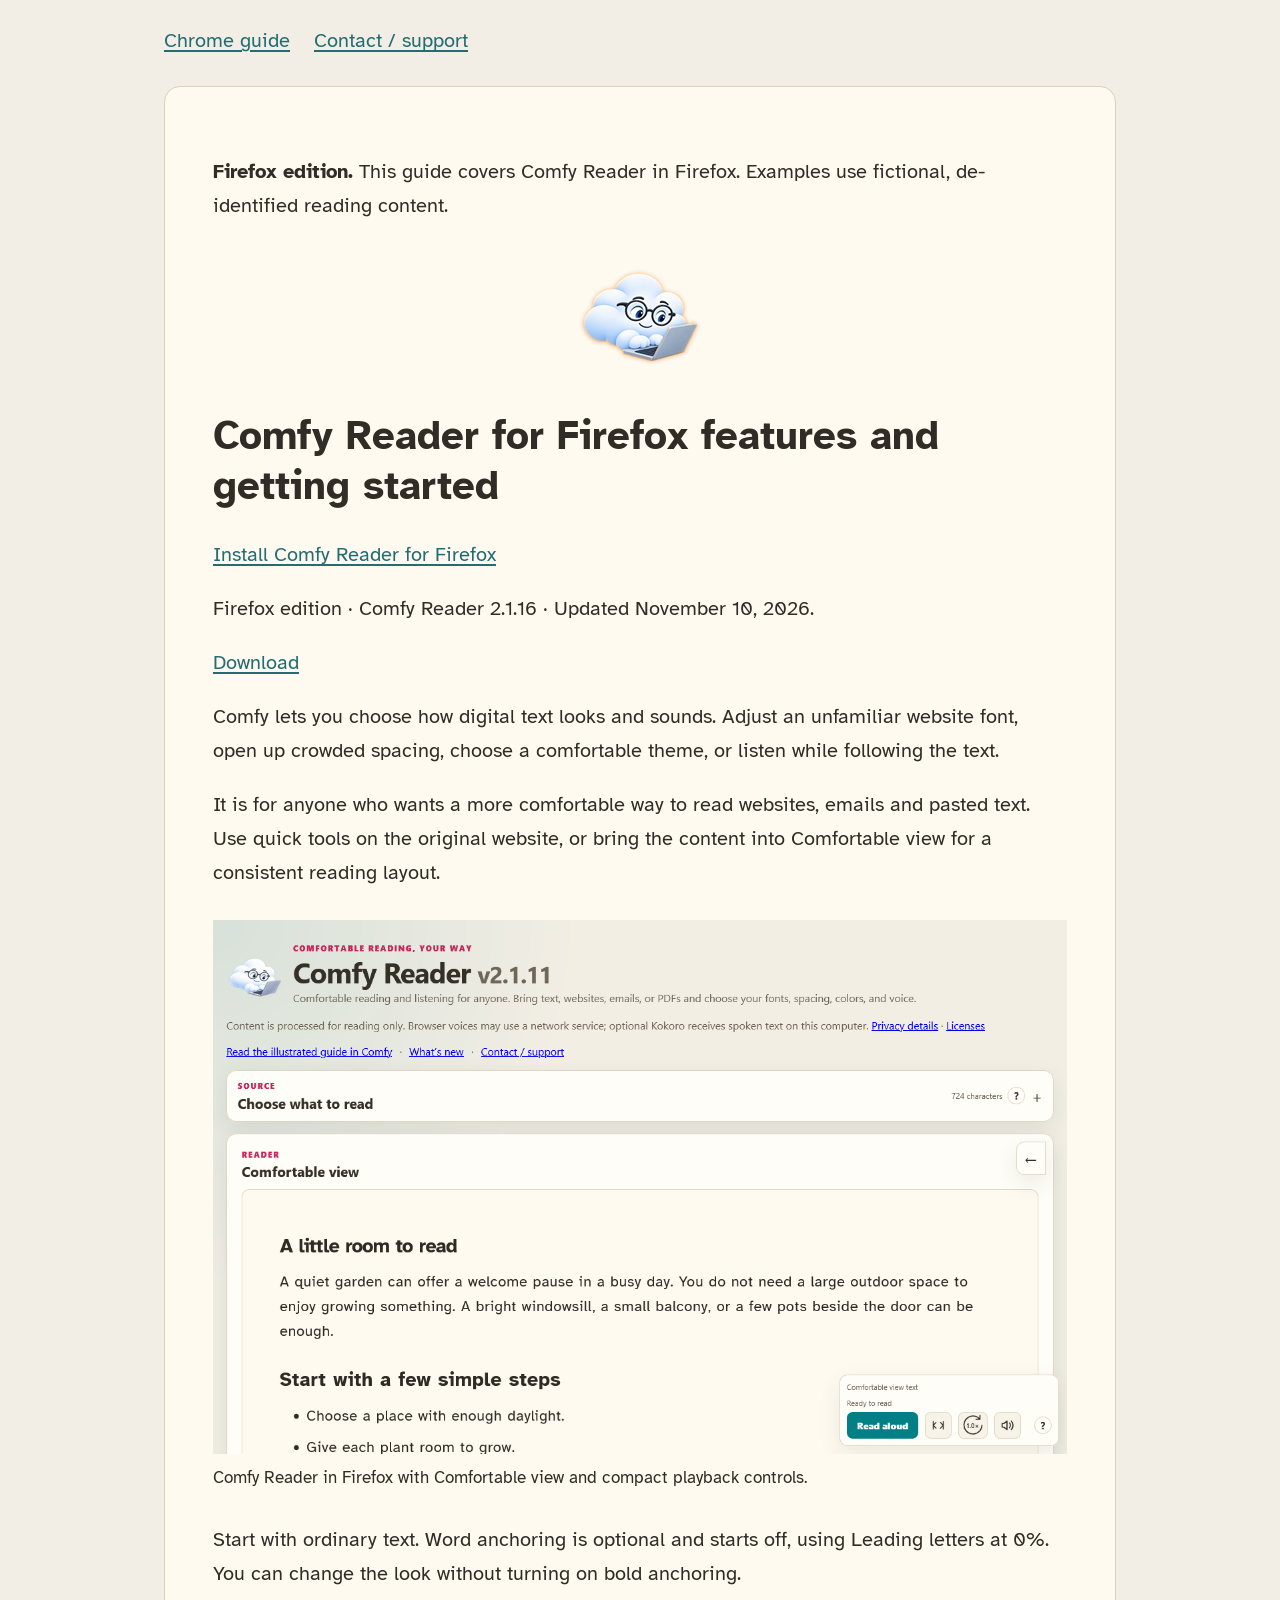
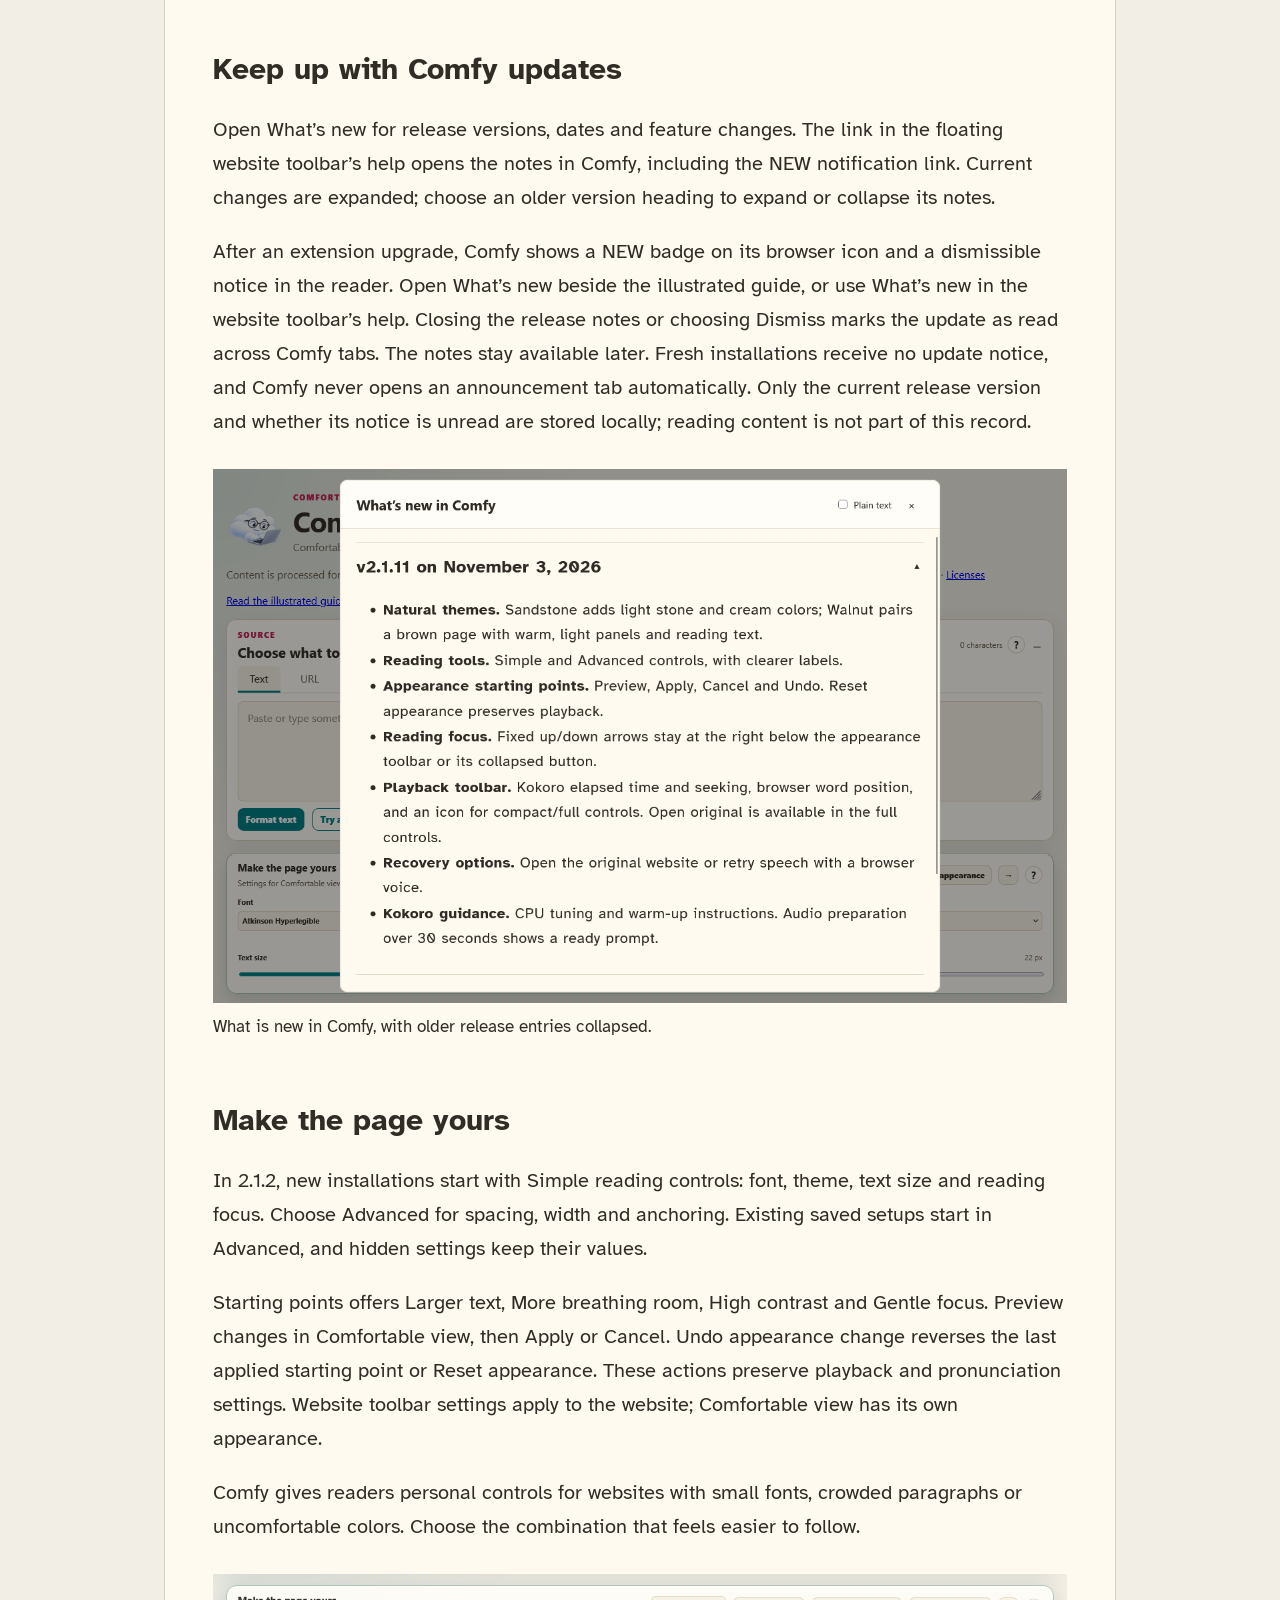
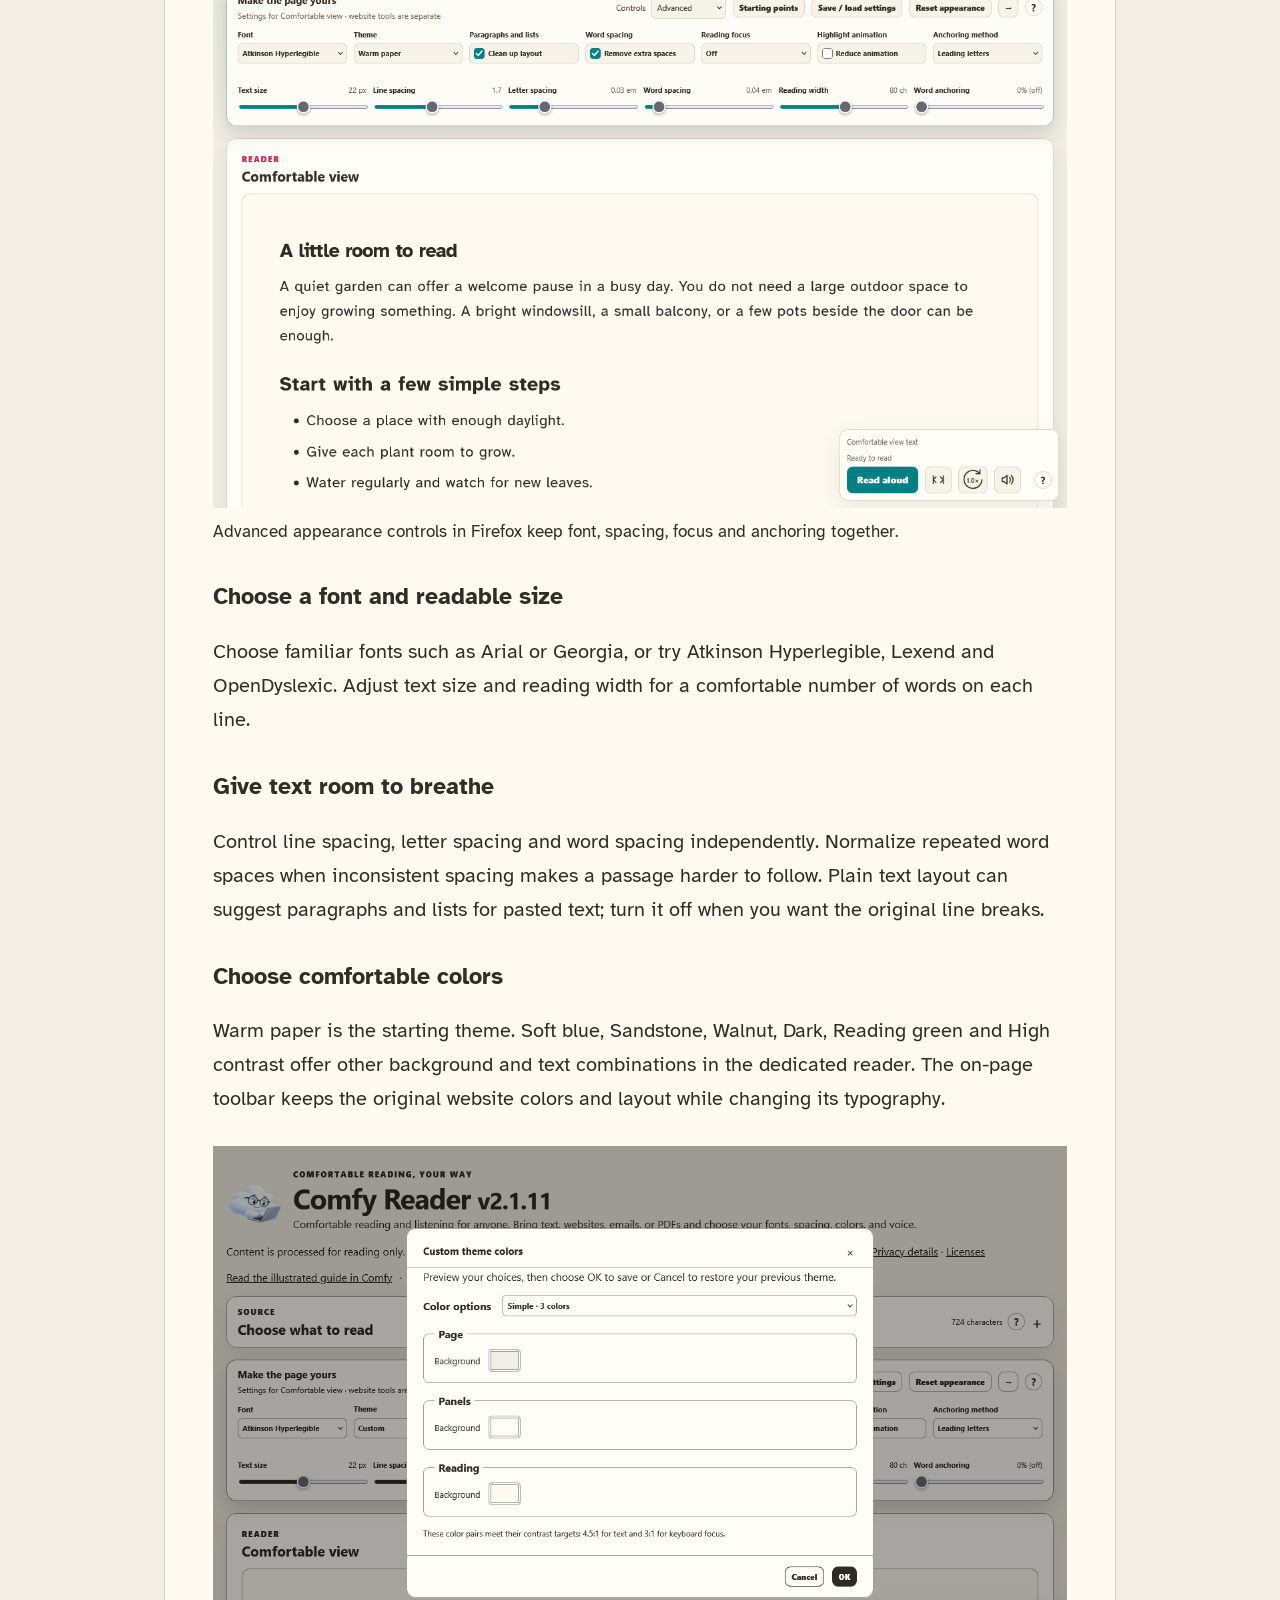
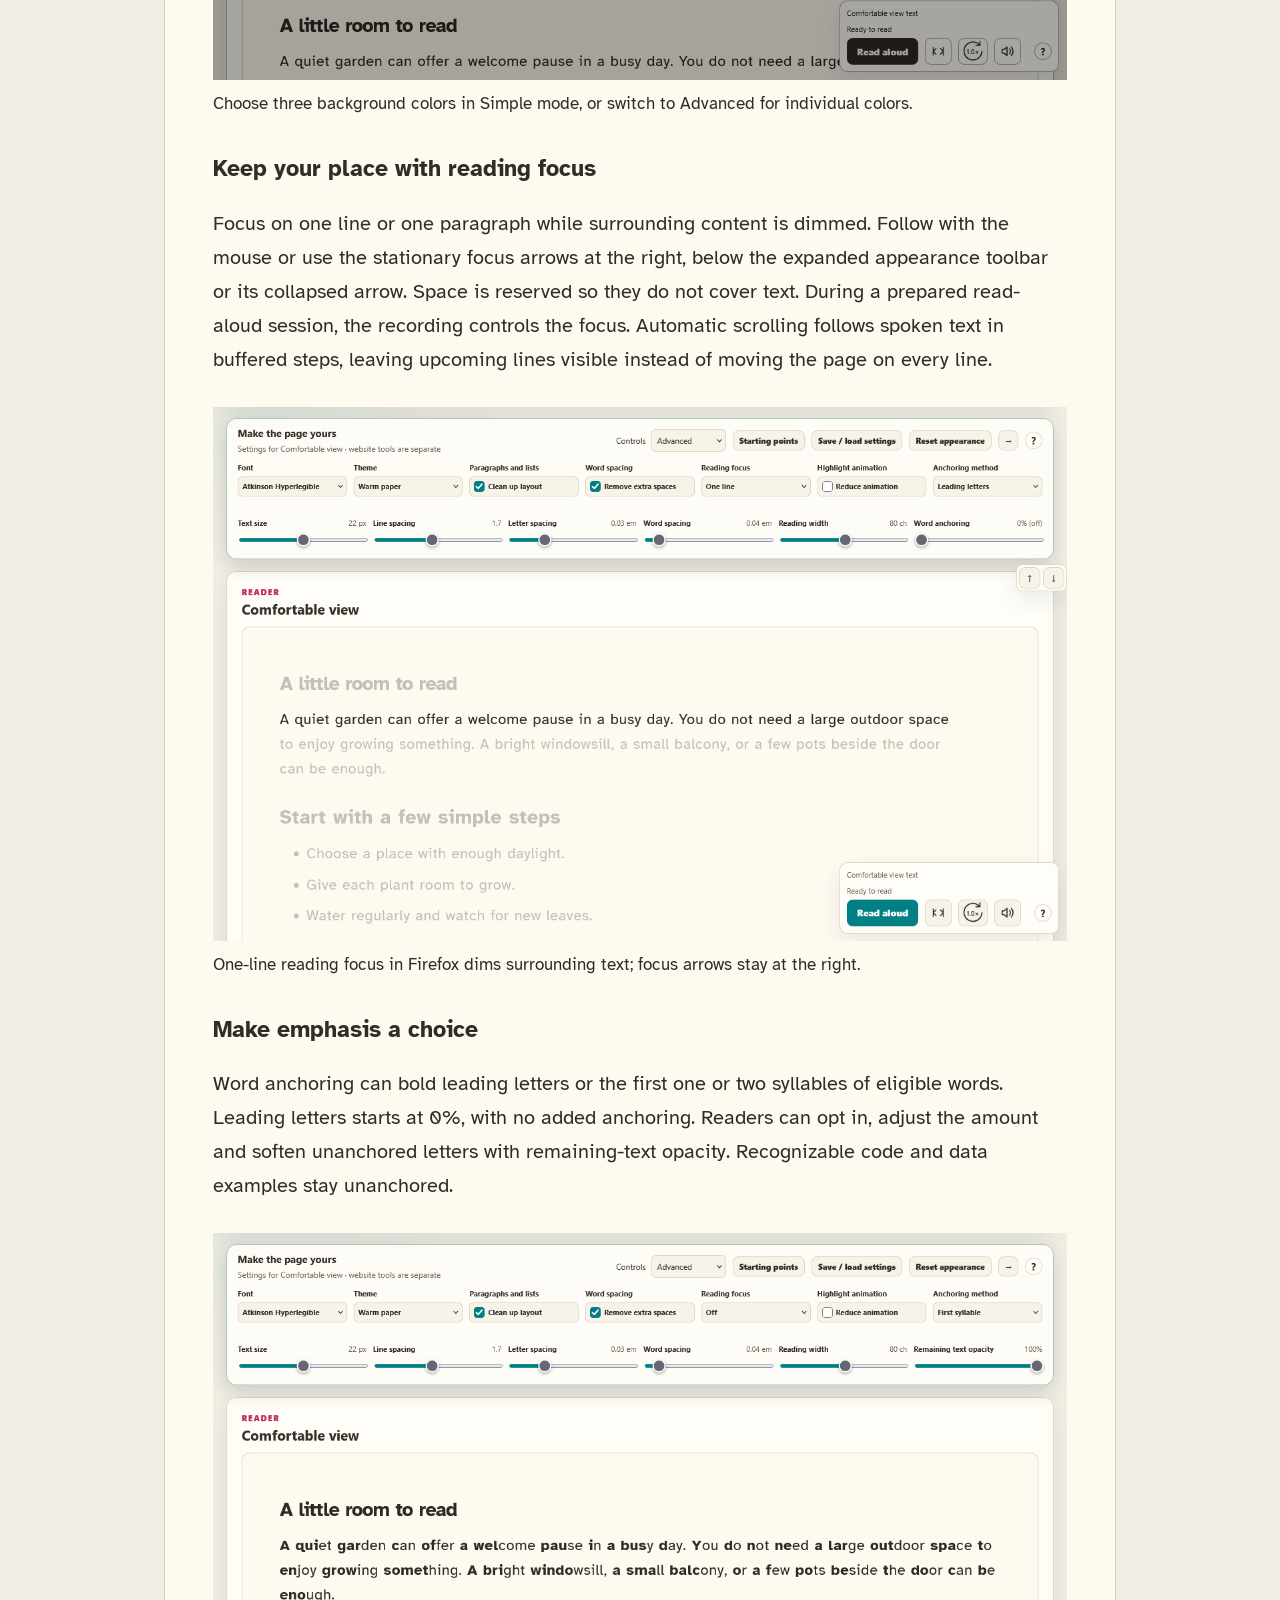
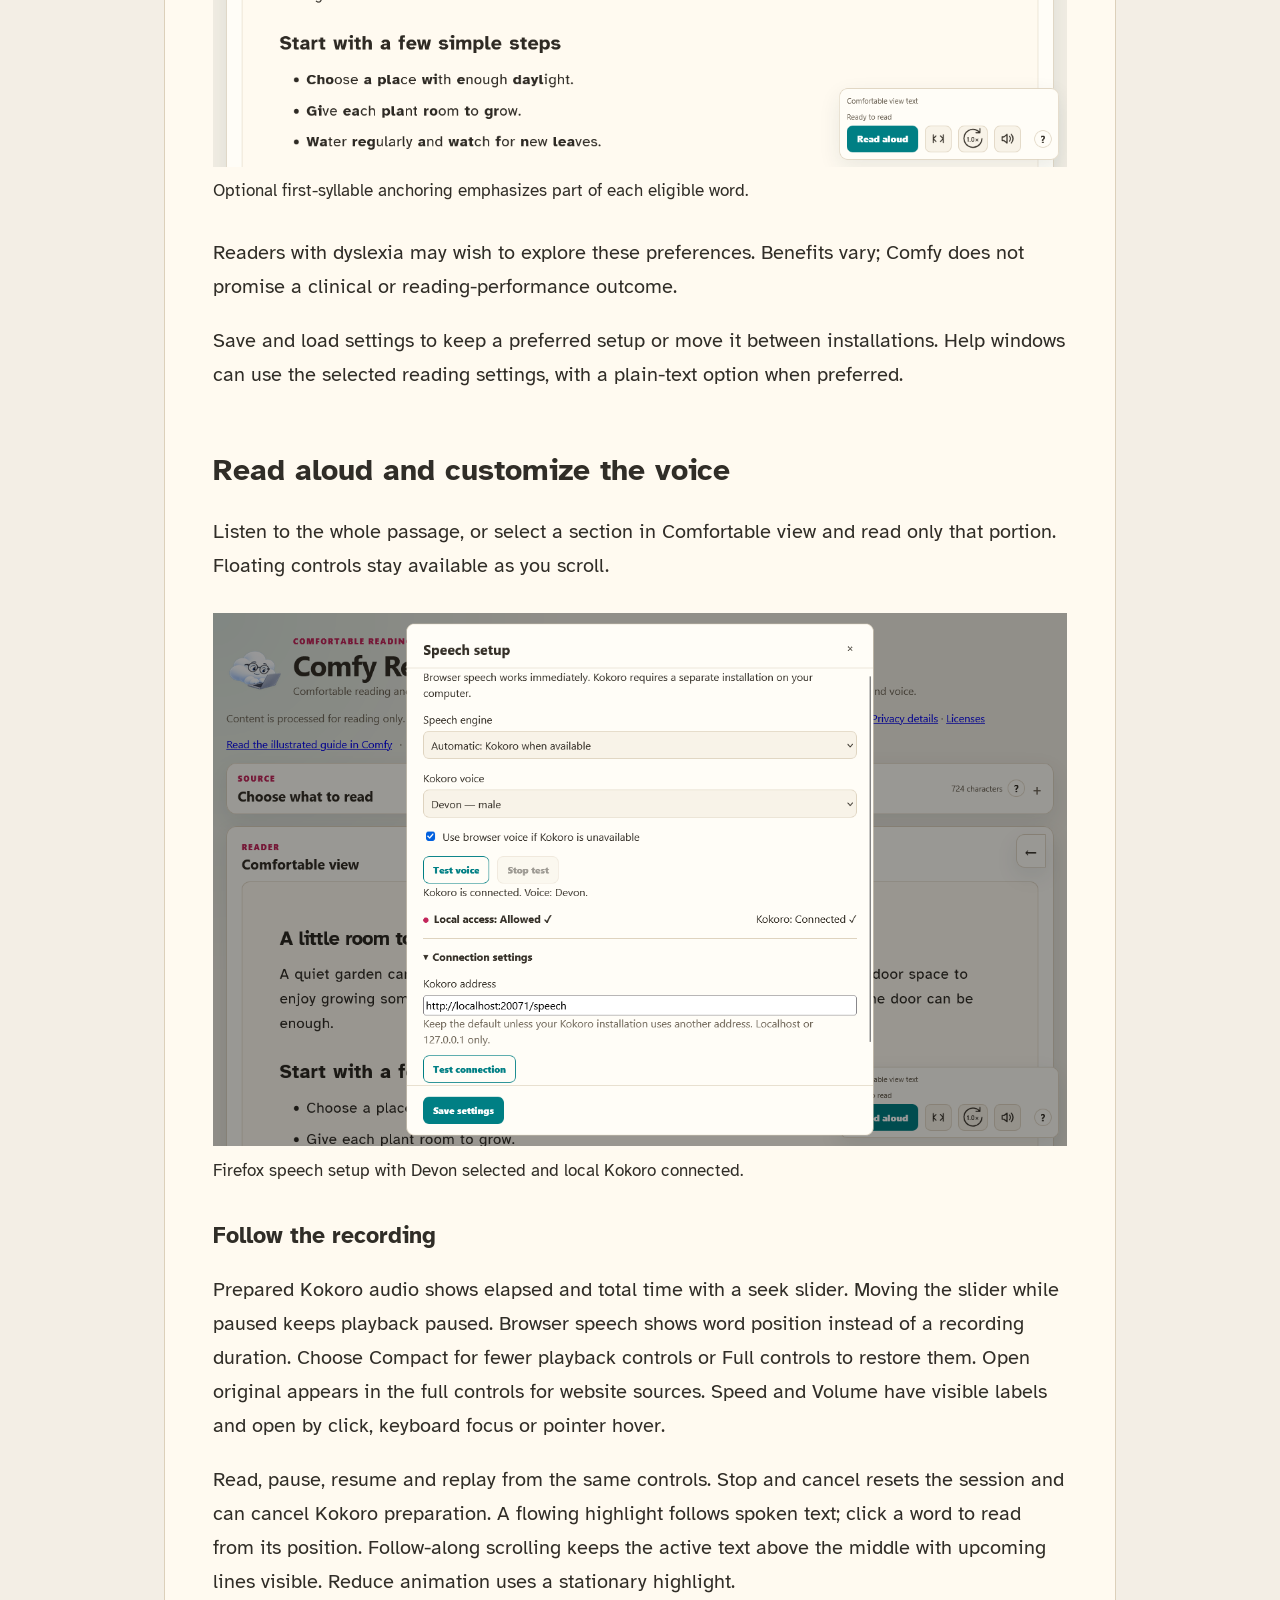
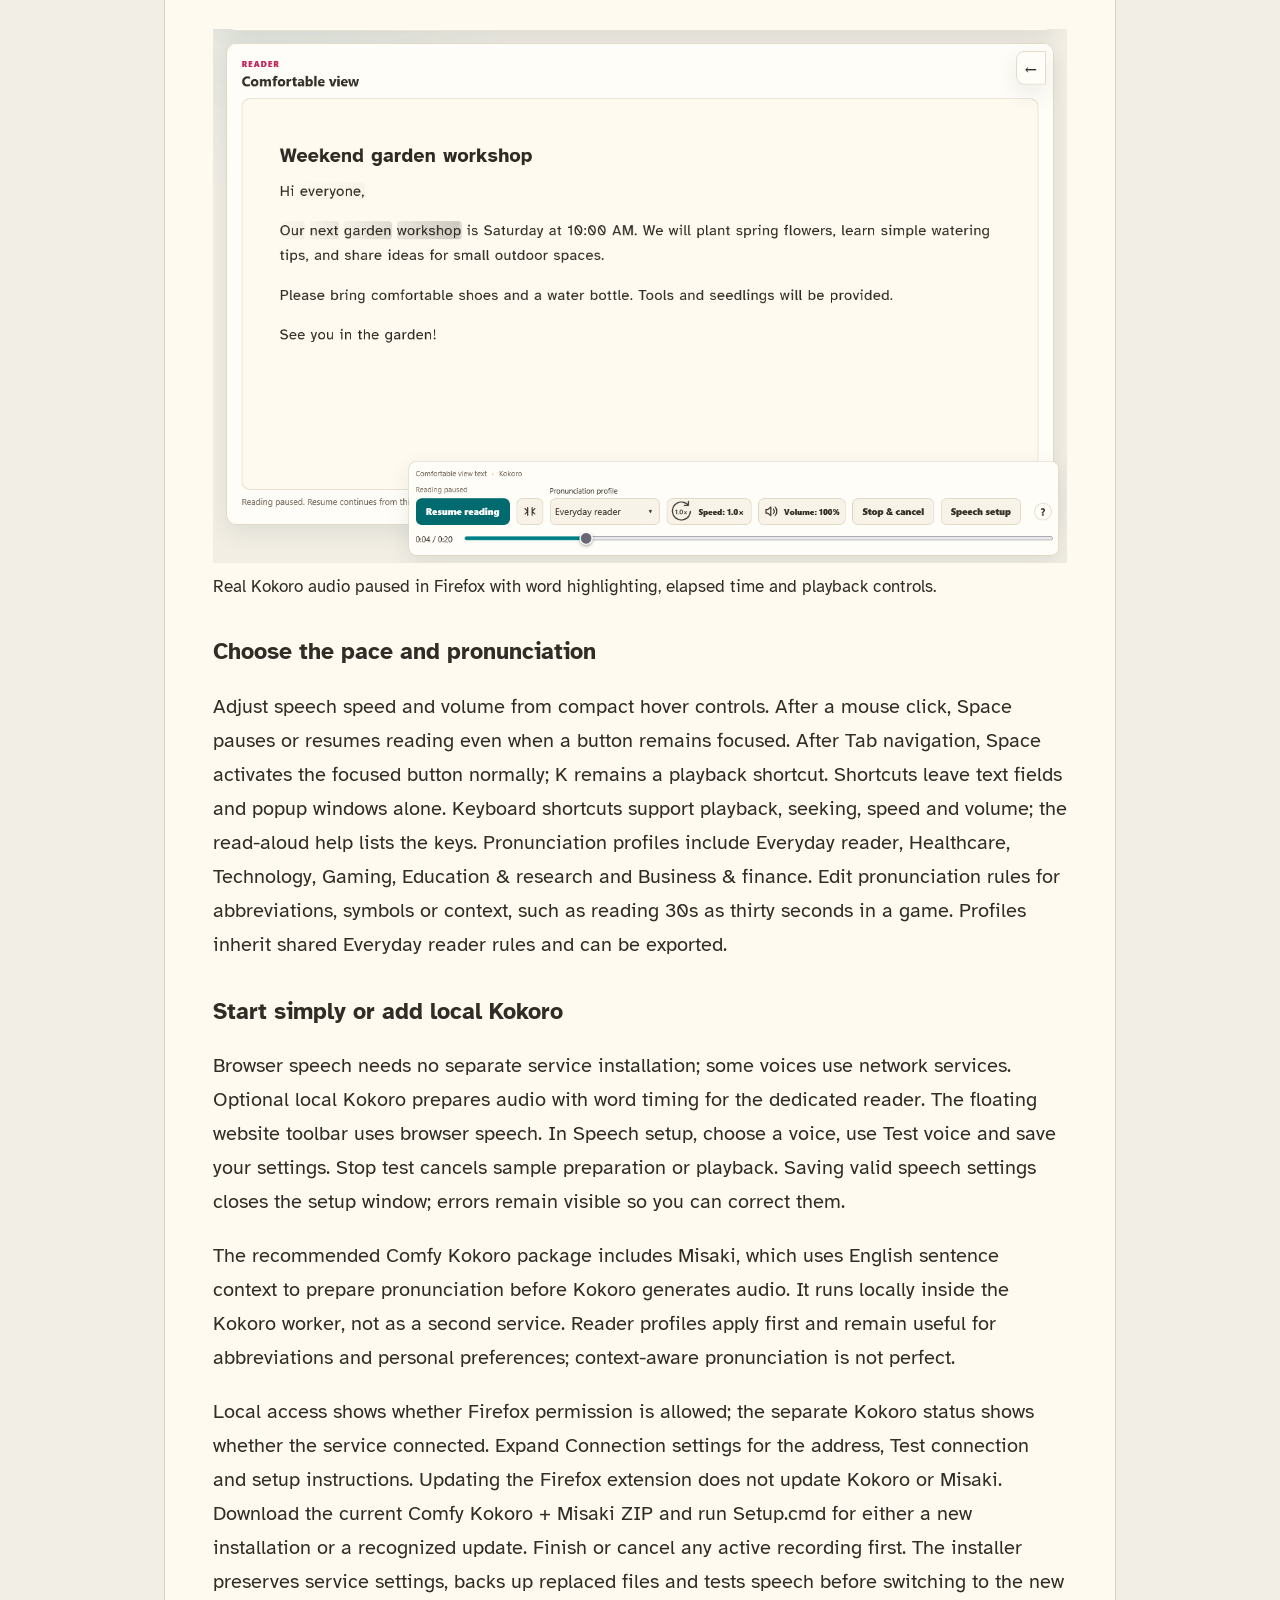
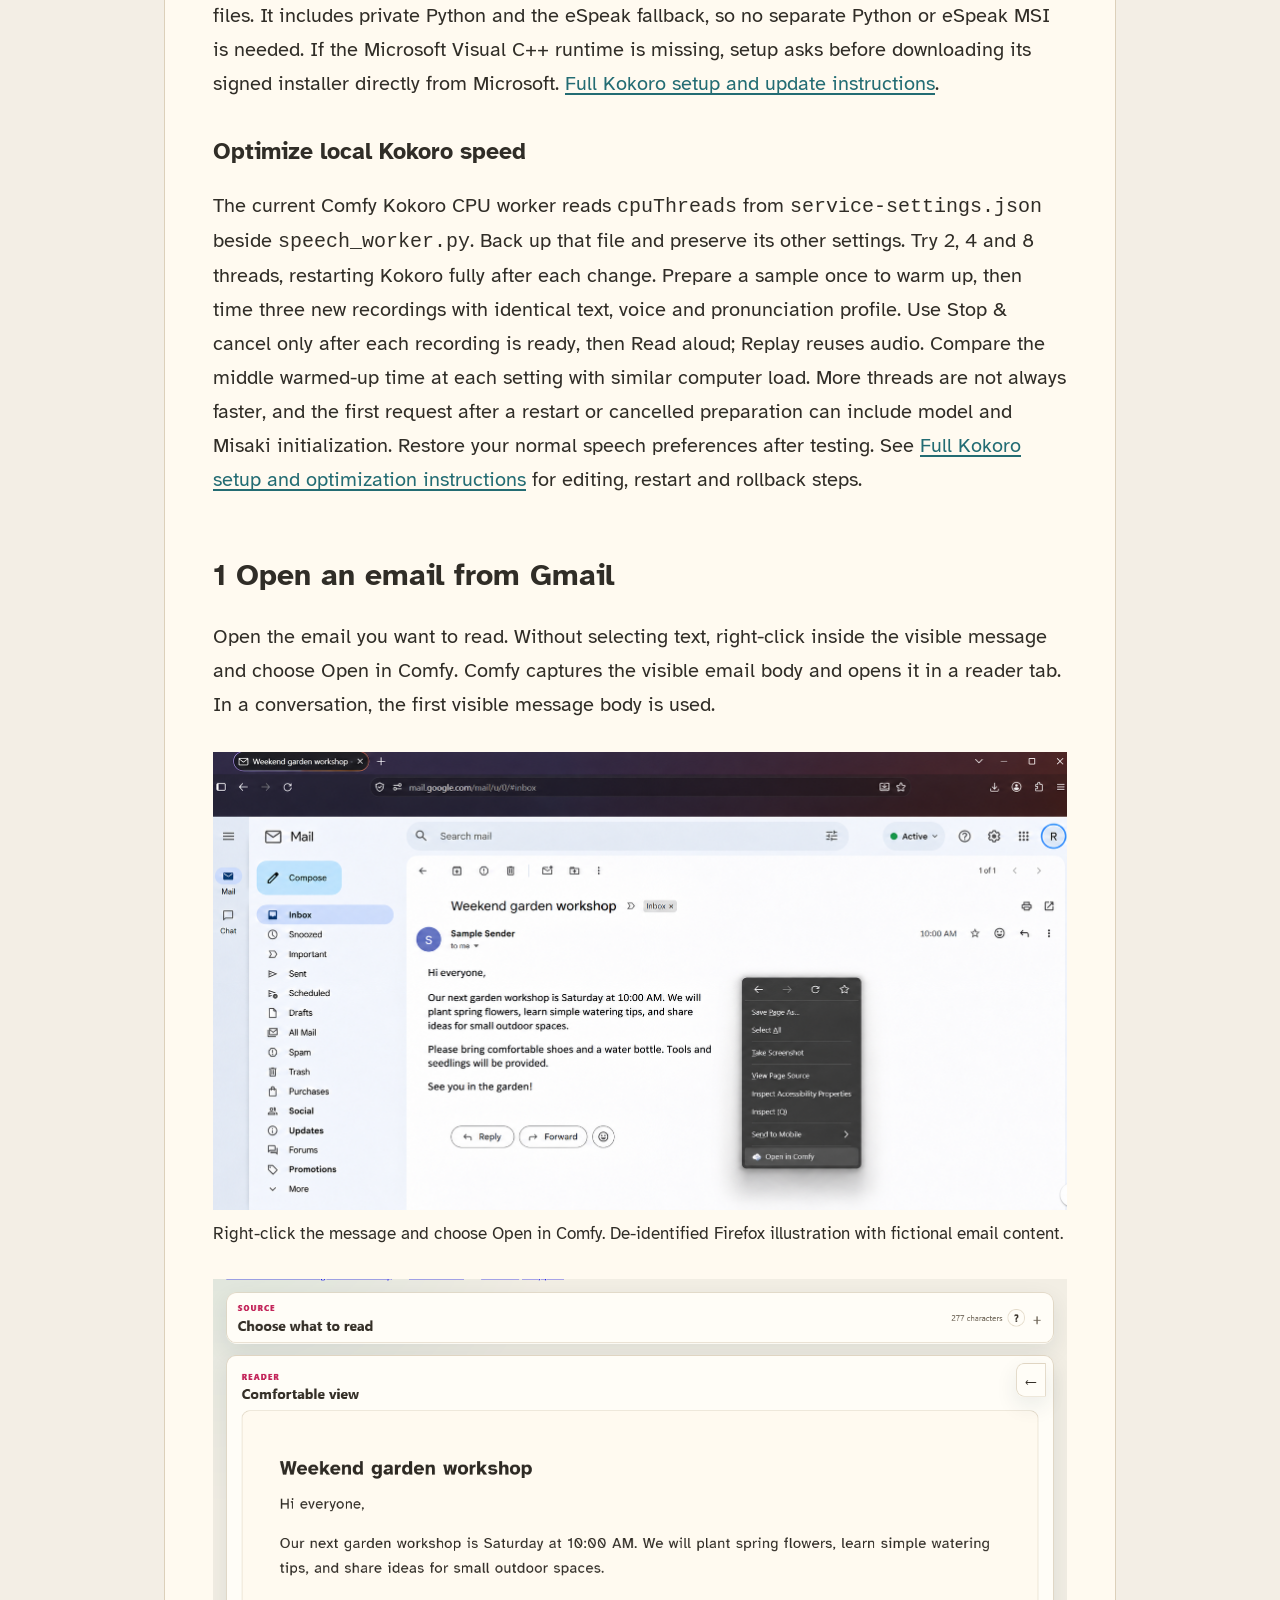
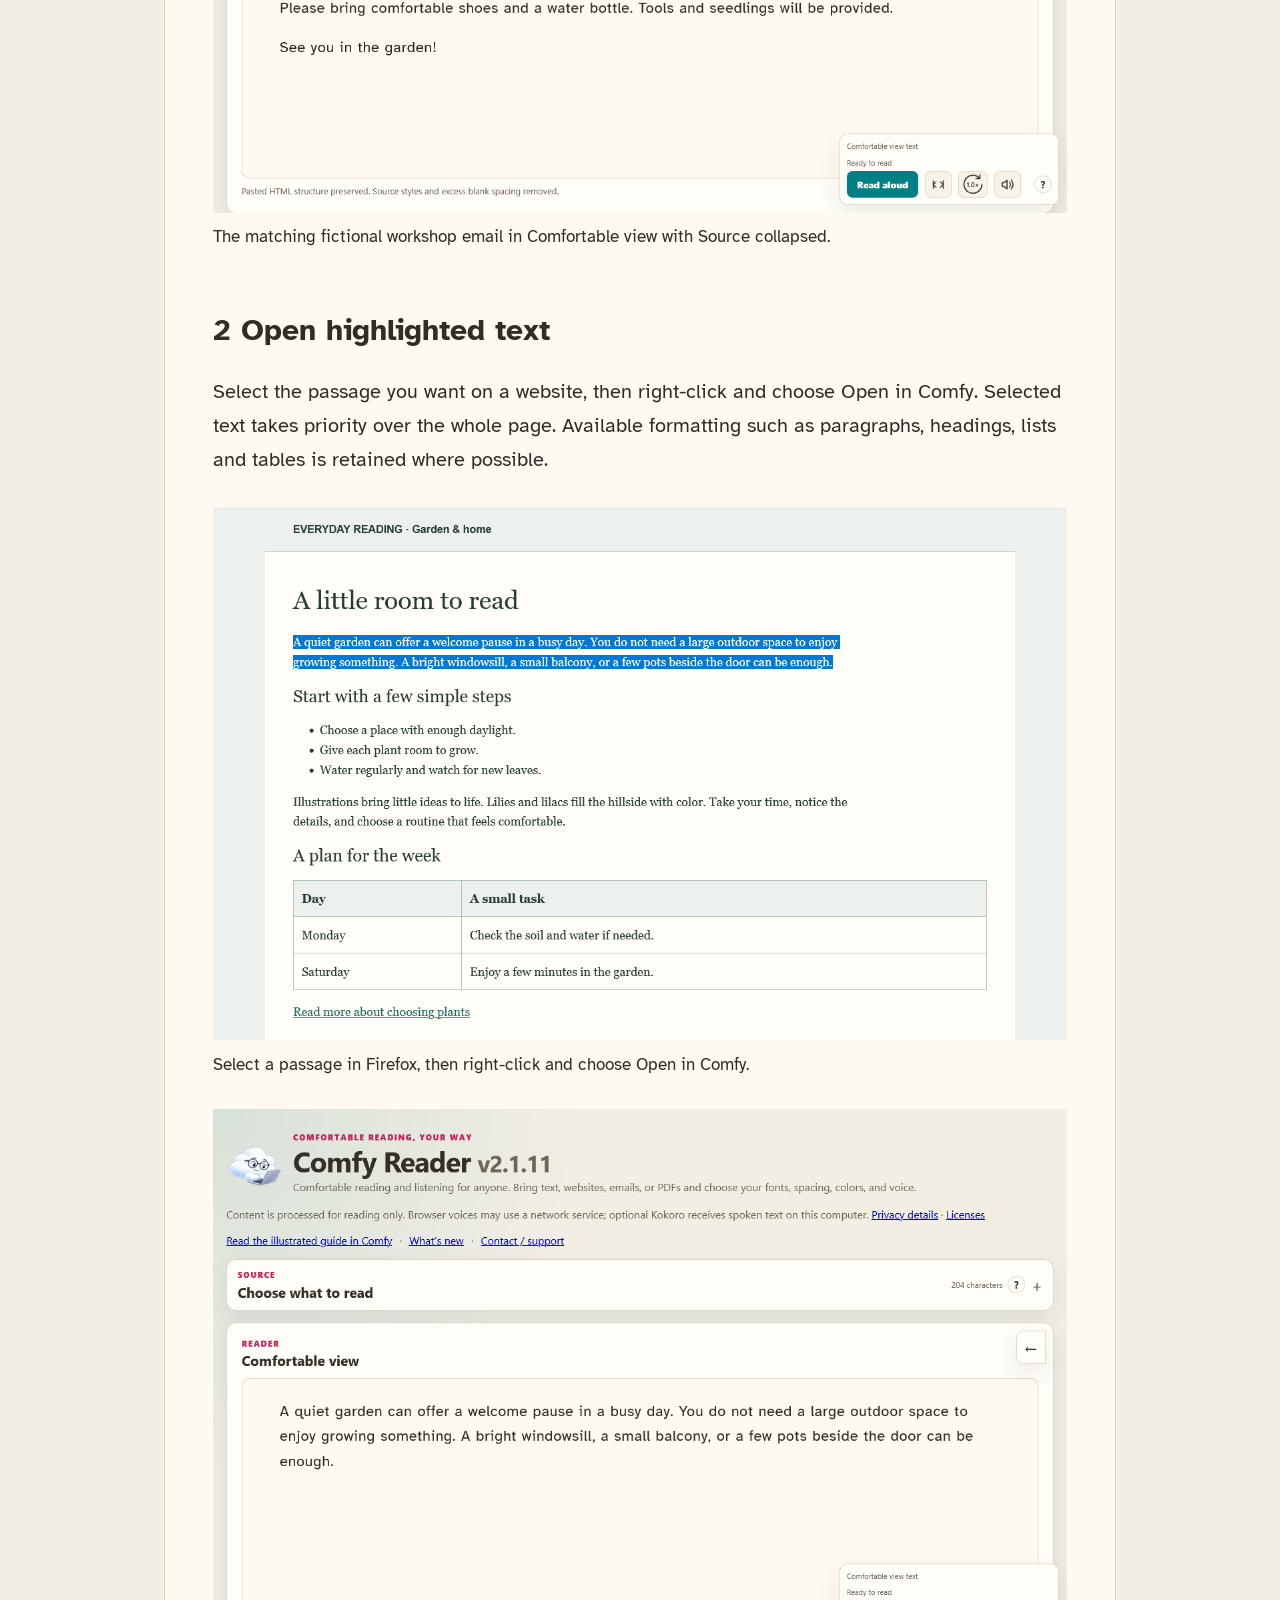
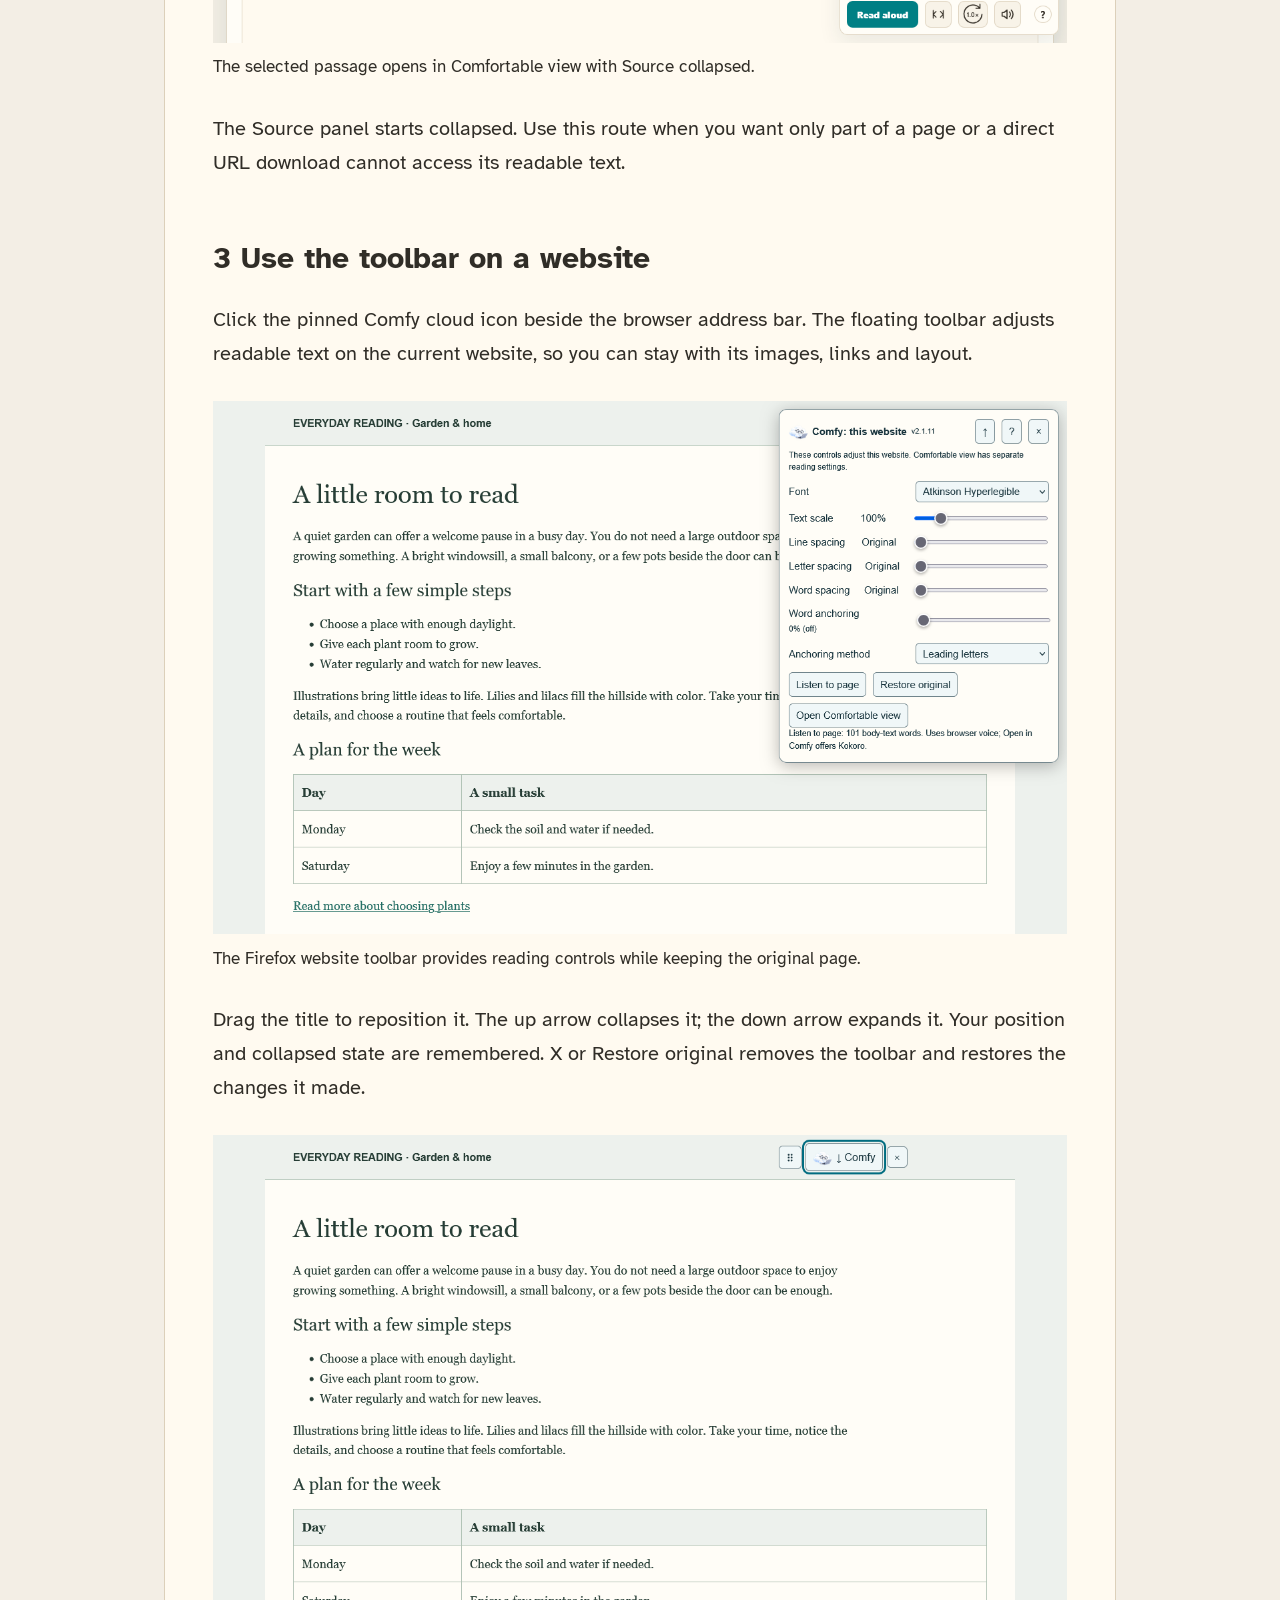
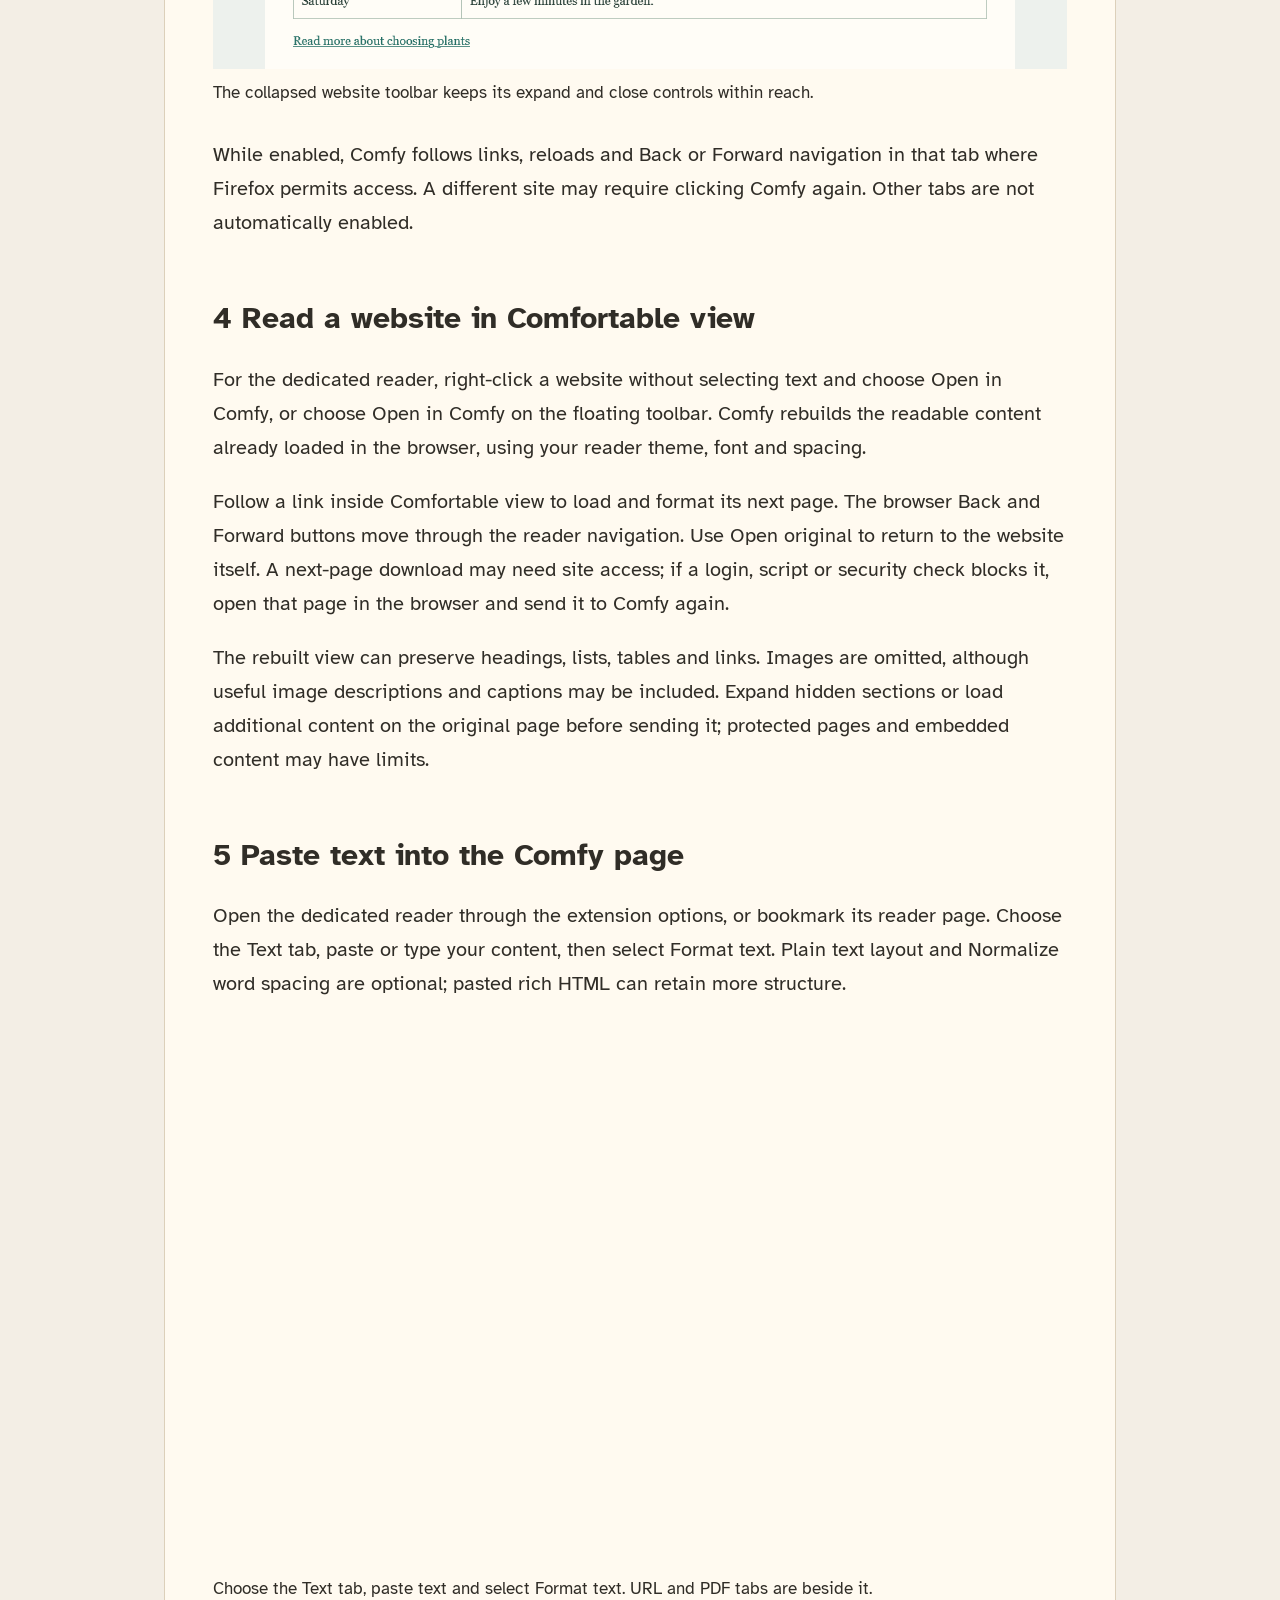
<file: guides/firefox/index.html>
<!doctype html>
<html lang="en">
<head>
  <meta charset="utf-8">
  <meta name="viewport" content="width=device-width, initial-scale=1">
  <title>Comfy Reader for Firefox features and getting started</title>
  <link rel="icon" href="icon32.png">
  <link rel="stylesheet" href="fonts.css">
  <link rel="stylesheet" href="guide.css">
</head>
<body>
  <nav aria-label="Guide formats"><a href="../chrome/">Chrome guide</a><a href="https://comfyreader.github.io/">Contact / support</a></nav>
  <main id="comfyGuide"><p><strong>Firefox edition.</strong> This guide covers Comfy Reader in Firefox. Examples use fictional, de-identified reading content.</p>
<figure><img src="docs/guide-images/image1.png" width="128" alt="Comfy Reader cloud mascot using a laptop" loading="lazy" decoding="async">
</figure>
<h1>Comfy Reader for Firefox features and getting started</h1>
<p><a href="https://addons.mozilla.org/en-US/firefox/addon/comfy-reader/" target="_blank" rel="noopener noreferrer">Install Comfy Reader for Firefox</a></p>
<p>Firefox edition · Comfy Reader 2.1.16 · Updated November 10, 2026.</p>
<p><a href="docs/comfy-reader-guide.docx" download="Comfy Reader Firefox Features and Getting Started.docx">Download</a></p>
<p>Comfy lets you choose how digital text looks and sounds. Adjust an unfamiliar website font, open up crowded spacing, choose a comfortable theme, or listen while following the text.</p>
<p>It is for anyone who wants a more comfortable way to read websites, emails and pasted text. Use quick tools on the original website, or bring the content into Comfortable view for a consistent reading layout.</p>
<figure><img src="docs/firefox-images/01-comfortable-view.png" width="1280" alt="Comfy Reader in Firefox with Comfortable view and compact playback controls." loading="lazy" decoding="async"><figcaption>Comfy Reader in Firefox with Comfortable view and compact playback controls.</figcaption></figure>
<p>Start with ordinary text. Word anchoring is optional and starts off, using Leading letters at 0%. You can change the look without turning on bold anchoring.</p>
<h2>Keep up with Comfy updates</h2><p>Open What’s new for release versions, dates and feature changes. The link in the floating website toolbar’s help opens the notes in Comfy, including the NEW notification link. Current changes are expanded; choose an older version heading to expand or collapse its notes.</p>
<p>After an extension upgrade, Comfy shows a NEW badge on its browser icon and a dismissible notice in the reader. Open What’s new beside the illustrated guide, or use What’s new in the website toolbar’s help. Closing the release notes or choosing Dismiss marks the update as read across Comfy tabs. The notes stay available later. Fresh installations receive no update notice, and Comfy never opens an announcement tab automatically. Only the current release version and whether its notice is unread are stored locally; reading content is not part of this record.</p>
<figure><img src="docs/firefox-images/18-whats-new.png" width="1280" alt="What is new in Comfy, with older release entries collapsed." loading="lazy" decoding="async"><figcaption>What is new in Comfy, with older release entries collapsed.</figcaption></figure>
<h2>Make the page yours</h2><p>In 2.1.2, new installations start with Simple reading controls: font, theme, text size and reading focus. Choose Advanced for spacing, width and anchoring. Existing saved setups start in Advanced, and hidden settings keep their values.</p><p>Starting points offers Larger text, More breathing room, High contrast and Gentle focus. Preview changes in Comfortable view, then Apply or Cancel. Undo appearance change reverses the last applied starting point or Reset appearance. These actions preserve playback and pronunciation settings. Website toolbar settings apply to the website; Comfortable view has its own appearance.</p>
<p>Comfy gives readers personal controls for websites with small fonts, crowded paragraphs or uncomfortable colors. Choose the combination that feels easier to follow.</p>
<figure><img src="docs/firefox-images/02-reading-controls.png" width="1280" alt="Advanced appearance controls in Firefox keep font, spacing, focus and anchoring together." loading="lazy" decoding="async"><figcaption>Advanced appearance controls in Firefox keep font, spacing, focus and anchoring together.</figcaption></figure>
<h3>Choose a font and readable size</h3>
<p>Choose familiar fonts such as Arial or Georgia, or try Atkinson Hyperlegible, Lexend and OpenDyslexic. Adjust text size and reading width for a comfortable number of words on each line.</p>
<h3>Give text room to breathe</h3>
<p>Control line spacing, letter spacing and word spacing independently. Normalize repeated word spaces when inconsistent spacing makes a passage harder to follow. Plain text layout can suggest paragraphs and lists for pasted text; turn it off when you want the original line breaks.</p>
<h3>Choose comfortable colors</h3>
<p>Warm paper is the starting theme. Soft blue, Sandstone, Walnut, Dark, Reading green and High contrast offer other background and text combinations in the dedicated reader. The on-page toolbar keeps the original website colors and layout while changing its typography.</p>
<figure><img src="docs/firefox-images/10-custom-theme.png" width="1280" alt="Choose three background colors in Simple mode, or switch to Advanced for individual colors." loading="lazy" decoding="async"><figcaption>Choose three background colors in Simple mode, or switch to Advanced for individual colors.</figcaption></figure>
<h3>Keep your place with reading focus</h3>
<p>Focus on one line or one paragraph while surrounding content is dimmed. Follow with the mouse or use the stationary focus arrows at the right, below the expanded appearance toolbar or its collapsed arrow. Space is reserved so they do not cover text. During a prepared read-aloud session, the recording controls the focus. Automatic scrolling follows spoken text in buffered steps, leaving upcoming lines visible instead of moving the page on every line.</p>
<figure><img src="docs/firefox-images/05-line-focus.png" width="1280" alt="One-line reading focus in Firefox dims surrounding text; focus arrows stay at the right." loading="lazy" decoding="async"><figcaption>One-line reading focus in Firefox dims surrounding text; focus arrows stay at the right.</figcaption></figure>
<h3>Make emphasis a choice</h3>
<p>Word anchoring can bold leading letters or the first one or two syllables of eligible words. Leading letters starts at 0%, with no added anchoring. Readers can opt in, adjust the amount and soften unanchored letters with remaining-text opacity. Recognizable code and data examples stay unanchored.</p>
<figure><img src="docs/firefox-images/06-word-anchoring.png" width="1280" alt="Optional first-syllable anchoring emphasizes part of each eligible word." loading="lazy" decoding="async"><figcaption>Optional first-syllable anchoring emphasizes part of each eligible word.</figcaption></figure>
<p>Readers with dyslexia may wish to explore these preferences. Benefits vary; Comfy does not promise a clinical or reading-performance outcome.</p>
<p>Save and load settings to keep a preferred setup or move it between installations. Help windows can use the selected reading settings, with a plain-text option when preferred.</p>
<h2>Read aloud and customize the voice</h2>
<p>Listen to the whole passage, or select a section in Comfortable view and read only that portion. Floating controls stay available as you scroll.</p>
<figure><img src="docs/firefox-images/07-speech-setup.png" width="1280" alt="Firefox speech setup with Devon selected and local Kokoro connected." loading="lazy" decoding="async"><figcaption>Firefox speech setup with Devon selected and local Kokoro connected.</figcaption></figure>
<h3>Follow the recording</h3><p>Prepared Kokoro audio shows elapsed and total time with a seek slider. Moving the slider while paused keeps playback paused. Browser speech shows word position instead of a recording duration. Choose Compact for fewer playback controls or Full controls to restore them. Open original appears in the full controls for website sources. Speed and Volume have visible labels and open by click, keyboard focus or pointer hover.</p>
<p>Read, pause, resume and replay from the same controls. Stop and cancel resets the session and can cancel Kokoro preparation. A flowing highlight follows spoken text; click a word to read from its position. Follow-along scrolling keeps the active text above the middle with upcoming lines visible. Reduce animation uses a stationary highlight.</p>
<figure><img src="docs/firefox-images/13-read-aloud.png" width="1280" alt="Real Kokoro audio paused in Firefox with word highlighting, elapsed time and playback controls." loading="lazy" decoding="async"><figcaption>Real Kokoro audio paused in Firefox with word highlighting, elapsed time and playback controls.</figcaption></figure>
<h3>Choose the pace and pronunciation</h3>
<p>Adjust speech speed and volume from compact hover controls. After a mouse click, Space pauses or resumes reading even when a button remains focused. After Tab navigation, Space activates the focused button normally; K remains a playback shortcut. Shortcuts leave text fields and popup windows alone. Keyboard shortcuts support playback, seeking, speed and volume; the read-aloud help lists the keys. Pronunciation profiles include Everyday reader, Healthcare, Technology, Gaming, Education &amp; research and Business &amp; finance. Edit pronunciation rules for abbreviations, symbols or context, such as reading 30s as thirty seconds in a game. Profiles inherit shared Everyday reader rules and can be exported.</p>
<h3>Start simply or add local Kokoro</h3>
<p>Browser speech needs no separate service installation; some voices use network services. Optional local Kokoro prepares audio with word timing for the dedicated reader. The floating website toolbar uses browser speech. In Speech setup, choose a voice, use Test voice and save your settings. Stop test cancels sample preparation or playback. Saving valid speech settings closes the setup window; errors remain visible so you can correct them.</p>
<p>The recommended Comfy Kokoro package includes Misaki, which uses English sentence context to prepare pronunciation before Kokoro generates audio. It runs locally inside the Kokoro worker, not as a second service. Reader profiles apply first and remain useful for abbreviations and personal preferences; context-aware pronunciation is not perfect.</p>
<p>Local access shows whether Firefox permission is allowed; the separate Kokoro status shows whether the service connected. Expand Connection settings for the address, Test connection and setup instructions. Updating the Firefox extension does not update Kokoro or Misaki. Download the current Comfy Kokoro + Misaki ZIP and run Setup.cmd for either a new installation or a recognized update. Finish or cancel any active recording first. The installer preserves service settings, backs up replaced files and tests speech before switching to the new files. It includes private Python and the eSpeak fallback, so no separate Python or eSpeak MSI is needed. If the Microsoft Visual C++ runtime is missing, setup asks before downloading its signed installer directly from Microsoft. <a href="docs/kokoro-setup.txt">Full Kokoro setup and update instructions</a>.</p>
<h3>Optimize local Kokoro speed</h3><p>The current Comfy Kokoro CPU worker reads <code>cpuThreads</code> from <code>service-settings.json</code> beside <code>speech_worker.py</code>. Back up that file and preserve its other settings. Try 2, 4 and 8 threads, restarting Kokoro fully after each change. Prepare a sample once to warm up, then time three new recordings with identical text, voice and pronunciation profile. Use Stop &amp; cancel only after each recording is ready, then Read aloud; Replay reuses audio. Compare the middle warmed-up time at each setting with similar computer load. More threads are not always faster, and the first request after a restart or cancelled preparation can include model and Misaki initialization. Restore your normal speech preferences after testing. See <a href="docs/kokoro-setup.txt">Full Kokoro setup and optimization instructions</a> for editing, restart and rollback steps.</p>
<h2>1 Open an email from Gmail</h2>
<p>Open the email you want to read. Without selecting text, right-click inside the visible message and choose Open in Comfy. Comfy captures the visible email body and opens it in a reader tab. In a conversation, the first visible message body is used.</p>
<figure><img src="docs/firefox-images/15-gmail-open-in-comfy-edited.png" width="1711" alt="Right-click the message and choose Open in Comfy. De-identified Firefox illustration with fictional email content." loading="lazy" decoding="async"><figcaption>Right-click the message and choose Open in Comfy. De-identified Firefox illustration with fictional email content.</figcaption></figure>
<figure><img src="docs/firefox-images/08-email-in-comfy.png" width="1280" alt="The matching fictional workshop email in Comfortable view with Source collapsed." loading="lazy" decoding="async"><figcaption>The matching fictional workshop email in Comfortable view with Source collapsed.</figcaption></figure>
<h2>2 Open highlighted text</h2>
<p>Select the passage you want on a website, then right-click and choose Open in Comfy. Selected text takes priority over the whole page. Available formatting such as paragraphs, headings, lists and tables is retained where possible.</p>
<figure><img src="docs/firefox-images/16-selected-text-firefox.png" width="1280" alt="Select a passage in Firefox, then right-click and choose Open in Comfy." loading="lazy" decoding="async"><figcaption>Select a passage in Firefox, then right-click and choose Open in Comfy.</figcaption></figure>
<figure><img src="docs/firefox-images/17-selected-text-in-comfy.png" width="1280" alt="The selected passage opens in Comfortable view with Source collapsed." loading="lazy" decoding="async"><figcaption>The selected passage opens in Comfortable view with Source collapsed.</figcaption></figure>
<p>The Source panel starts collapsed. Use this route when you want only part of a page or a direct URL download cannot access its readable text.</p>
<h2>3 Use the toolbar on a website</h2>
<p>Click the pinned Comfy cloud icon beside the browser address bar. The floating toolbar adjusts readable text on the current website, so you can stay with its images, links and layout.</p>
<figure><img src="docs/firefox-images/11-website-toolbar.png" width="1280" alt="The Firefox website toolbar provides reading controls while keeping the original page." loading="lazy" decoding="async"><figcaption>The Firefox website toolbar provides reading controls while keeping the original page.</figcaption></figure>
<p>Drag the title to reposition it. The up arrow collapses it; the down arrow expands it. Your position and collapsed state are remembered. X or Restore original removes the toolbar and restores the changes it made.</p>
<figure><img src="docs/firefox-images/12-website-toolbar-collapsed.png" width="1280" alt="The collapsed website toolbar keeps its expand and close controls within reach." loading="lazy" decoding="async"><figcaption>The collapsed website toolbar keeps its expand and close controls within reach.</figcaption></figure>
<p>While enabled, Comfy follows links, reloads and Back or Forward navigation in that tab where Firefox permits access. A different site may require clicking Comfy again. Other tabs are not automatically enabled.</p>
<h2>4 Read a website in Comfortable view</h2>
<p>For the dedicated reader, right-click a website without selecting text and choose Open in Comfy, or choose Open in Comfy on the floating toolbar. Comfy rebuilds the readable content already loaded in the browser, using your reader theme, font and spacing.</p>
<p>Follow a link inside Comfortable view to load and format its next page. The browser Back and Forward buttons move through the reader navigation. Use Open original to return to the website itself. A next-page download may need site access; if a login, script or security check blocks it, open that page in the browser and send it to Comfy again.</p>
<p>The rebuilt view can preserve headings, lists, tables and links. Images are omitted, although useful image descriptions and captions may be included. Expand hidden sections or load additional content on the original page before sending it; protected pages and embedded content may have limits.</p>
<h2>5 Paste text into the Comfy page</h2>
<p>Open the dedicated reader through the extension options, or bookmark its reader page. Choose the Text tab, paste or type your content, then select Format text. Plain text layout and Normalize word spacing are optional; pasted rich HTML can retain more structure.</p>
<figure><img src="docs/firefox-images/09-paste-text.png" width="1280" alt="Choose the Text tab, paste text and select Format text. URL and PDF tabs are beside it." loading="lazy" decoding="async"><figcaption>Choose the Text tab, paste text and select Format text. URL and PDF tabs are beside it.</figcaption></figure>
<p>The URL tab is another way to request a public page directly. When that download is blocked, use the browser toolbar or right-click route to send its already-loaded content instead.</p>
<h2>6 Try PDF support</h2>
<p>The PDF tab can import selectable text for reading or create a formatted PDF download. PDF support is available today and remains an area for future development rather than the main focus of Comfy. Conversion quality depends on the document; image-only scans need text recognition elsewhere first.</p>
<h3>Choose a passage and try it</h3>
<p>Start with an email or article you already need to read. Set a comfortable font and spacing, explore reading focus, and try listening. Keep the preferences that help you and leave optional anchoring off unless you want it.</p>
  </main>
</body>
</html>
</file>
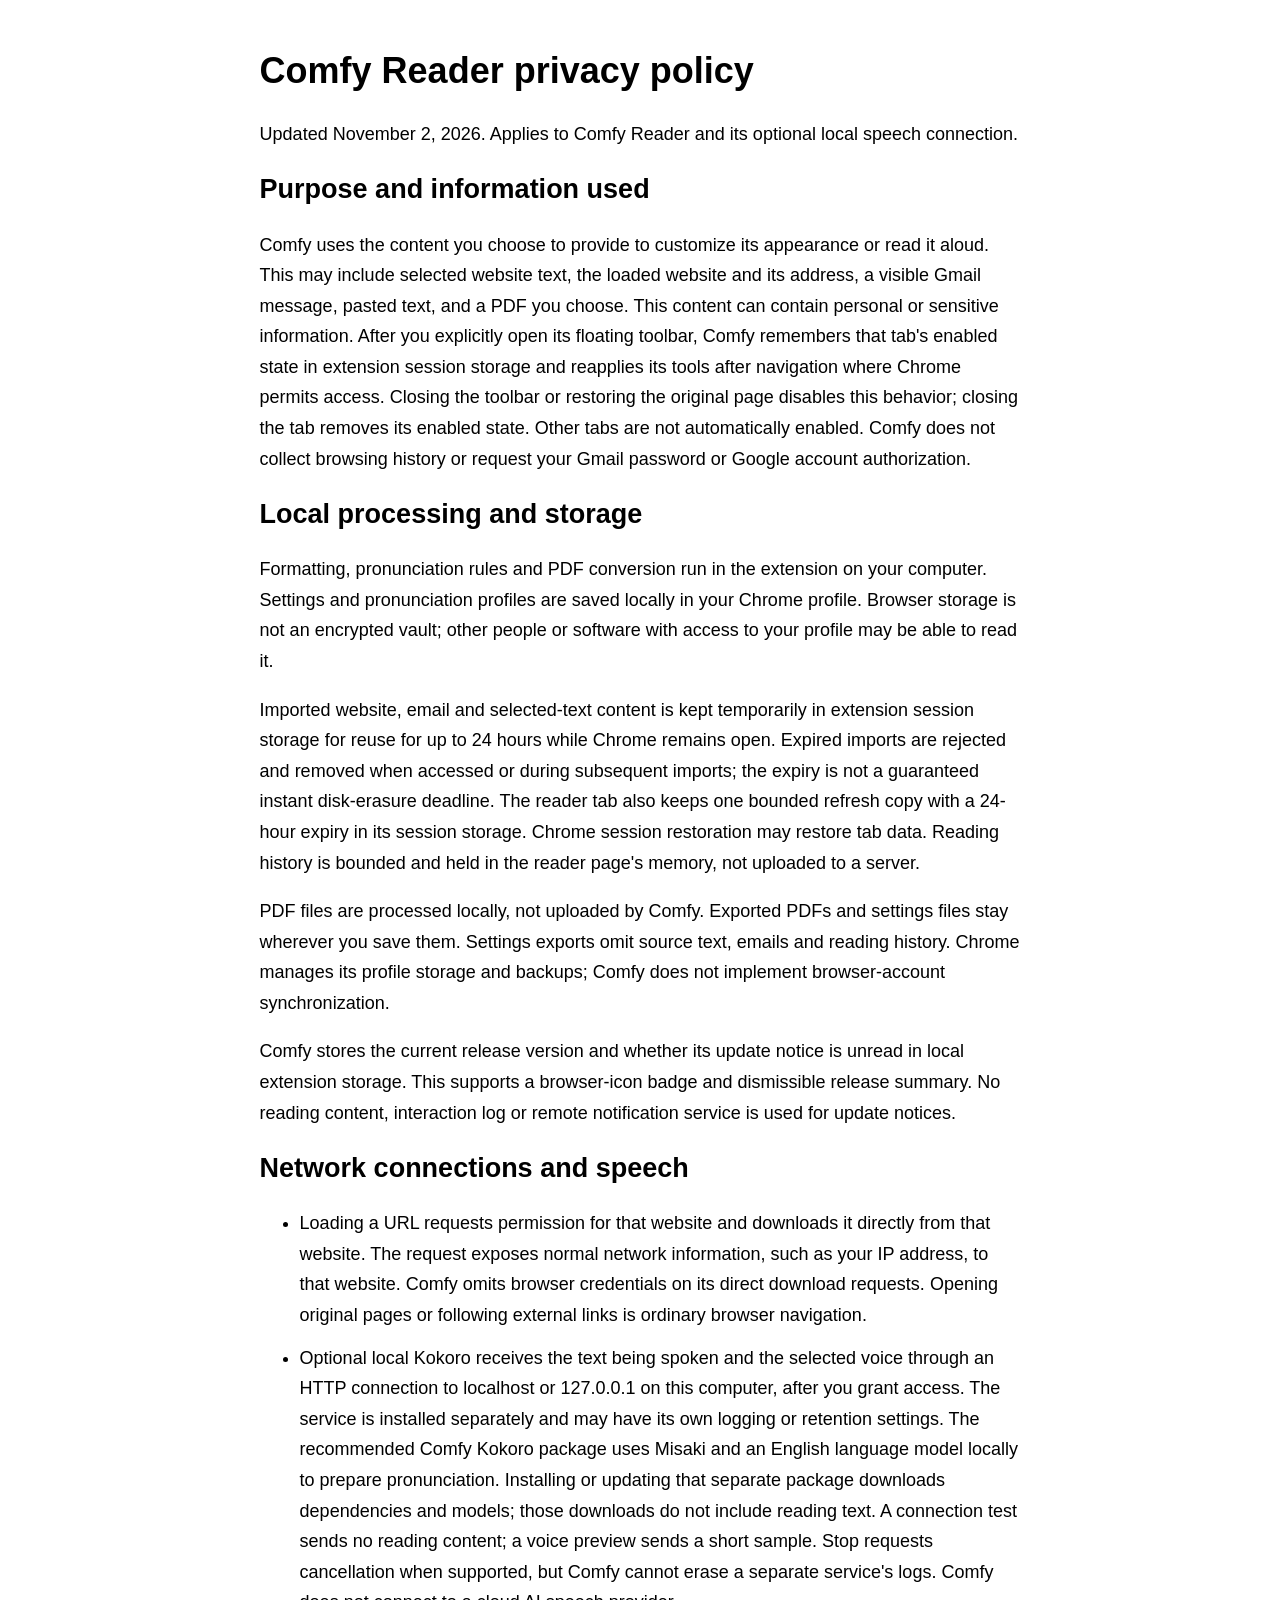
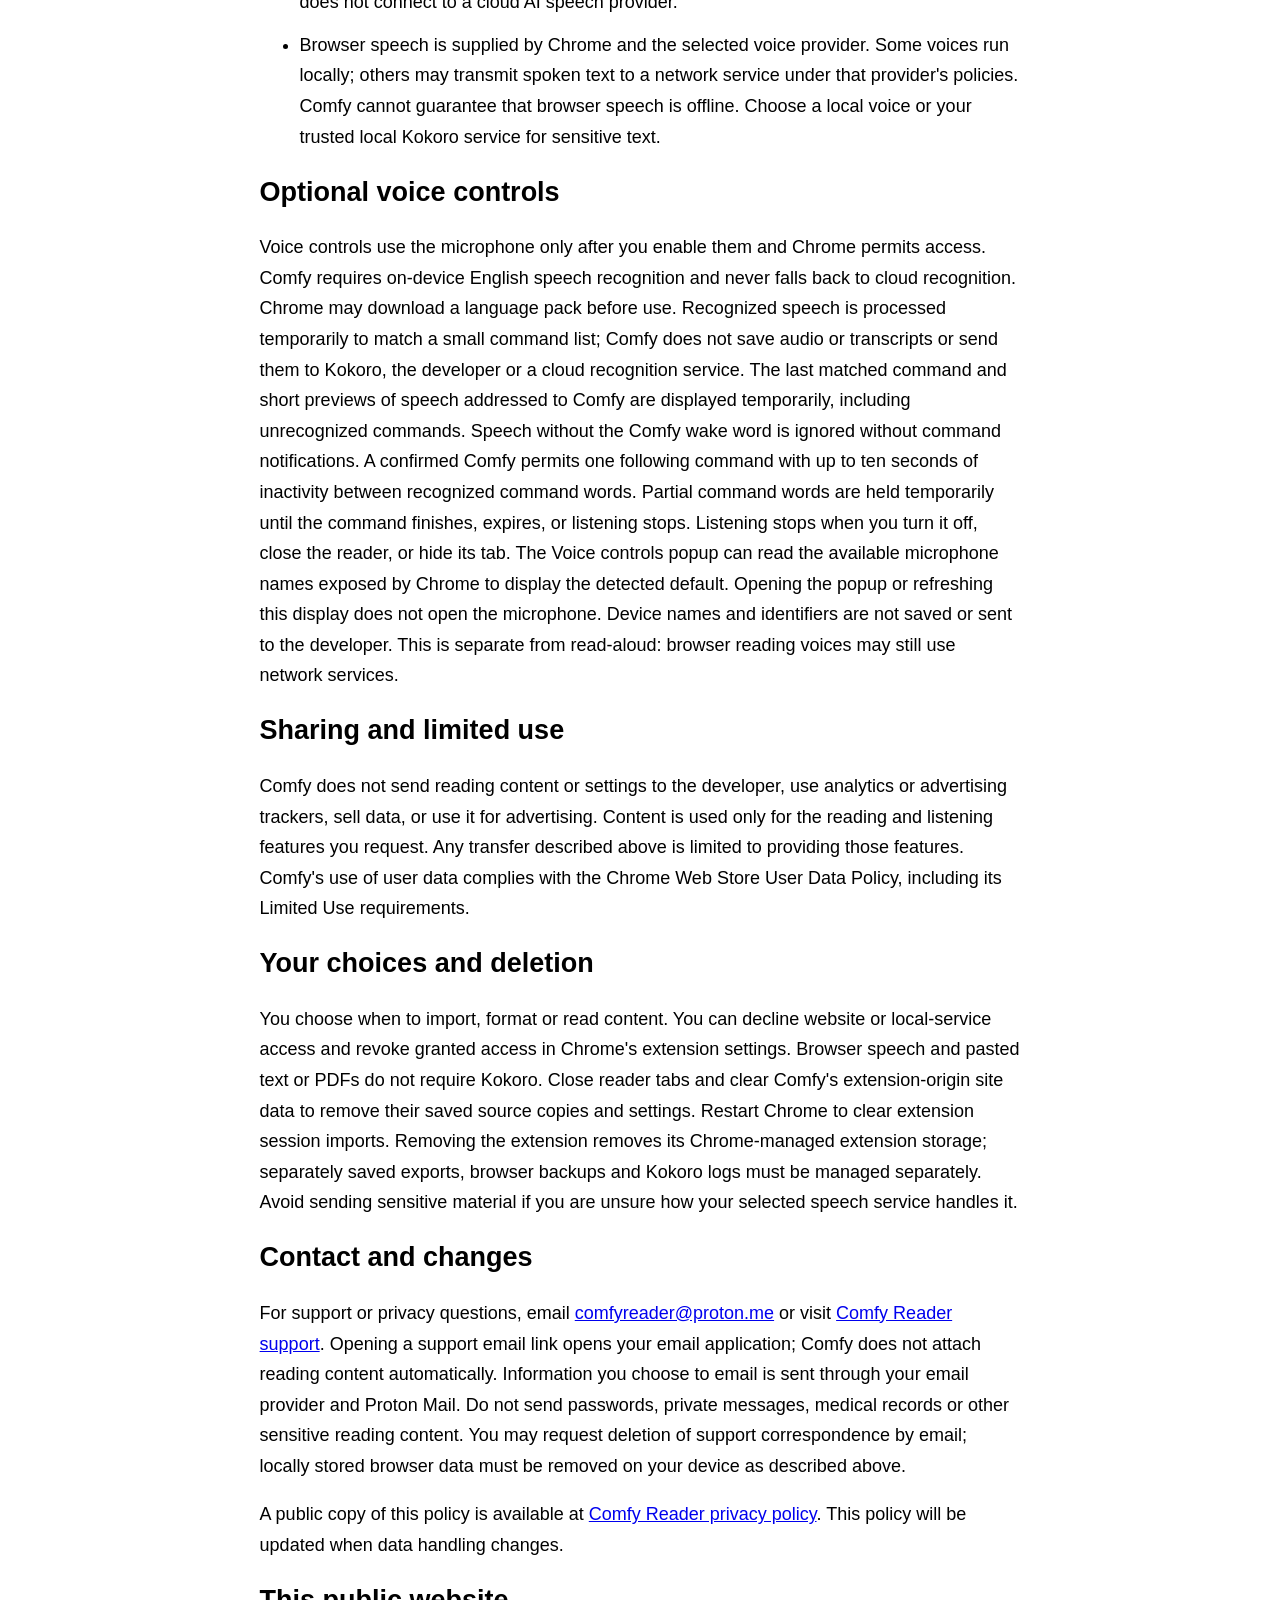
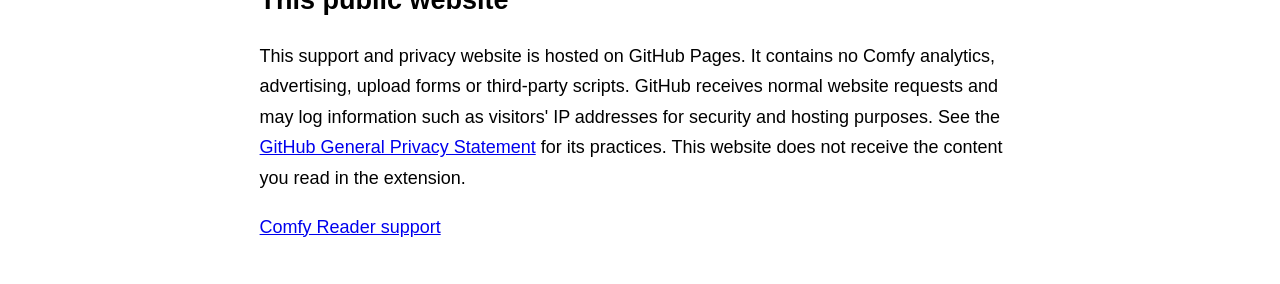
<file: privacy.html>
<!doctype html>
<html lang="en">
<head><meta charset="utf-8"><meta name="viewport" content="width=device-width, initial-scale=1"><title>Comfy Reader — Privacy details</title><link rel="stylesheet" href="privacy.css"></head>
<body><main>
<h1>Comfy Reader privacy policy</h1><p>Updated November 2, 2026. Applies to Comfy Reader and its optional local speech connection.</p>
<h2>Purpose and information used</h2>
<p>Comfy uses the content you choose to provide to customize its appearance or read it aloud. This may include selected website text, the loaded website and its address, a visible Gmail message, pasted text, and a PDF you choose. This content can contain personal or sensitive information. After you explicitly open its floating toolbar, Comfy remembers that tab's enabled state in extension session storage and reapplies its tools after navigation where Chrome permits access. Closing the toolbar or restoring the original page disables this behavior; closing the tab removes its enabled state. Other tabs are not automatically enabled. Comfy does not collect browsing history or request your Gmail password or Google account authorization.</p>
<h2>Local processing and storage</h2>
<p>Formatting, pronunciation rules and PDF conversion run in the extension on your computer. Settings and pronunciation profiles are saved locally in your Chrome profile. Browser storage is not an encrypted vault; other people or software with access to your profile may be able to read it.</p>
<p>Imported website, email and selected-text content is kept temporarily in extension session storage for reuse for up to 24 hours while Chrome remains open. Expired imports are rejected and removed when accessed or during subsequent imports; the expiry is not a guaranteed instant disk-erasure deadline. The reader tab also keeps one bounded refresh copy with a 24-hour expiry in its session storage. Chrome session restoration may restore tab data. Reading history is bounded and held in the reader page's memory, not uploaded to a server.</p>
<p>PDF files are processed locally, not uploaded by Comfy. Exported PDFs and settings files stay wherever you save them. Settings exports omit source text, emails and reading history. Chrome manages its profile storage and backups; Comfy does not implement browser-account synchronization.</p>
<p>Comfy stores the current release version and whether its update notice is unread in local extension storage. This supports a browser-icon badge and dismissible release summary. No reading content, interaction log or remote notification service is used for update notices.</p>
<h2>Network connections and speech</h2>
<ul><li>Loading a URL requests permission for that website and downloads it directly from that website. The request exposes normal network information, such as your IP address, to that website. Comfy omits browser credentials on its direct download requests. Opening original pages or following external links is ordinary browser navigation.</li>
<li>Optional local Kokoro receives the text being spoken and the selected voice through an HTTP connection to localhost or 127.0.0.1 on this computer, after you grant access. The service is installed separately and may have its own logging or retention settings. The recommended Comfy Kokoro package uses Misaki and an English language model locally to prepare pronunciation. Installing or updating that separate package downloads dependencies and models; those downloads do not include reading text. A connection test sends no reading content; a voice preview sends a short sample. Stop requests cancellation when supported, but Comfy cannot erase a separate service's logs. Comfy does not connect to a cloud AI speech provider.</li>
<li>Browser speech is supplied by Chrome and the selected voice provider. Some voices run locally; others may transmit spoken text to a network service under that provider's policies. Comfy cannot guarantee that browser speech is offline. Choose a local voice or your trusted local Kokoro service for sensitive text.</li></ul>
<h2>Optional voice controls</h2>
<p>Voice controls use the microphone only after you enable them and Chrome permits access. Comfy requires on-device English speech recognition and never falls back to cloud recognition. Chrome may download a language pack before use. Recognized speech is processed temporarily to match a small command list; Comfy does not save audio or transcripts or send them to Kokoro, the developer or a cloud recognition service. The last matched command and short previews of speech addressed to Comfy are displayed temporarily, including unrecognized commands. Speech without the Comfy wake word is ignored without command notifications. A confirmed Comfy permits one following command with up to ten seconds of inactivity between recognized command words. Partial command words are held temporarily until the command finishes, expires, or listening stops. Listening stops when you turn it off, close the reader, or hide its tab. The Voice controls popup can read the available microphone names exposed by Chrome to display the detected default. Opening the popup or refreshing this display does not open the microphone. Device names and identifiers are not saved or sent to the developer. This is separate from read-aloud: browser reading voices may still use network services.</p>
<h2>Sharing and limited use</h2>
<p>Comfy does not send reading content or settings to the developer, use analytics or advertising trackers, sell data, or use it for advertising. Content is used only for the reading and listening features you request. Any transfer described above is limited to providing those features. Comfy's use of user data complies with the Chrome Web Store User Data Policy, including its Limited Use requirements.</p>
<h2>Your choices and deletion</h2>
<p>You choose when to import, format or read content. You can decline website or local-service access and revoke granted access in Chrome's extension settings. Browser speech and pasted text or PDFs do not require Kokoro. Close reader tabs and clear Comfy's extension-origin site data to remove their saved source copies and settings. Restart Chrome to clear extension session imports. Removing the extension removes its Chrome-managed extension storage; separately saved exports, browser backups and Kokoro logs must be managed separately. Avoid sending sensitive material if you are unsure how your selected speech service handles it.</p>
<h2>Contact and changes</h2>
<p>For support or privacy questions, email <a href="mailto:comfyreader@proton.me">comfyreader@proton.me</a> or visit <a href="https://comfyreader.github.io/">Comfy Reader support</a>. Opening a support email link opens your email application; Comfy does not attach reading content automatically. Information you choose to email is sent through your email provider and Proton Mail. Do not send passwords, private messages, medical records or other sensitive reading content. You may request deletion of support correspondence by email; locally stored browser data must be removed on your device as described above.</p>
<p>A public copy of this policy is available at <a href="https://comfyreader.github.io/privacy.html">Comfy Reader privacy policy</a>. This policy will be updated when data handling changes.</p>
<h2>This public website</h2>
<p>This support and privacy website is hosted on GitHub Pages. It contains no Comfy analytics, advertising, upload forms or third-party scripts. GitHub receives normal website requests and may log information such as visitors' IP addresses for security and hosting purposes. See the <a href="https://docs.github.com/en/site-policy/privacy-policies/github-general-privacy-statement">GitHub General Privacy Statement</a> for its practices. This website does not receive the content you read in the extension.</p>
<p><a href="index.html">Comfy Reader support</a></p>
</main></body></html>
</file>
<file: privacy.css>
:root { color-scheme: light dark; }
body { margin: 0; font: 18px/1.7 Arial, sans-serif; }
main { max-width: 76ch; margin: auto; padding: 24px; }
h1, h2 { line-height: 1.3; }
li { margin-bottom: 12px; }
</file>
<file: mobile-test/shell.css>
*{box-sizing:border-box}body{margin:0;background:#f2eee4;color:#2e2a24;font:18px/1.6 system-ui,sans-serif}#login{max-width:480px;margin:4vh auto;padding:24px}h1{font-size:1.9rem;line-height:1.2}.logo{width:96px}.eyebrow{font-size:.75rem;letter-spacing:.12em;color:#2d7e83;font-weight:bold}label{display:block;margin-top:12px}input,button{font:inherit;min-height:48px;width:100%;border-radius:10px;padding:10px 14px;border:1px solid #b7b5aa}input{background:#fffdf7;color:inherit}button{cursor:pointer;margin-top:16px;background:#2d7e83;color:white;font-weight:600}button:disabled{opacity:.6;cursor:wait}.quiet{background:#fffdf7;color:#2e2a24}.or{text-align:center;font-size:.85rem}.small{font-size:.85rem}#status{min-height:3em}#sessionBar{height:54px;display:flex;align-items:center;justify-content:space-between;padding:5px 12px;background:#fffdf7;border-bottom:1px solid #d8d2c6;font-size:14px}#sessionBar button{width:auto;min-height:40px;margin:0 0 0 6px;padding:4px 10px}#reader{border:0;width:100%;height:calc(100dvh - 54px);display:block}a{color:#246b72}[hidden]{display:none!important}
</file>
